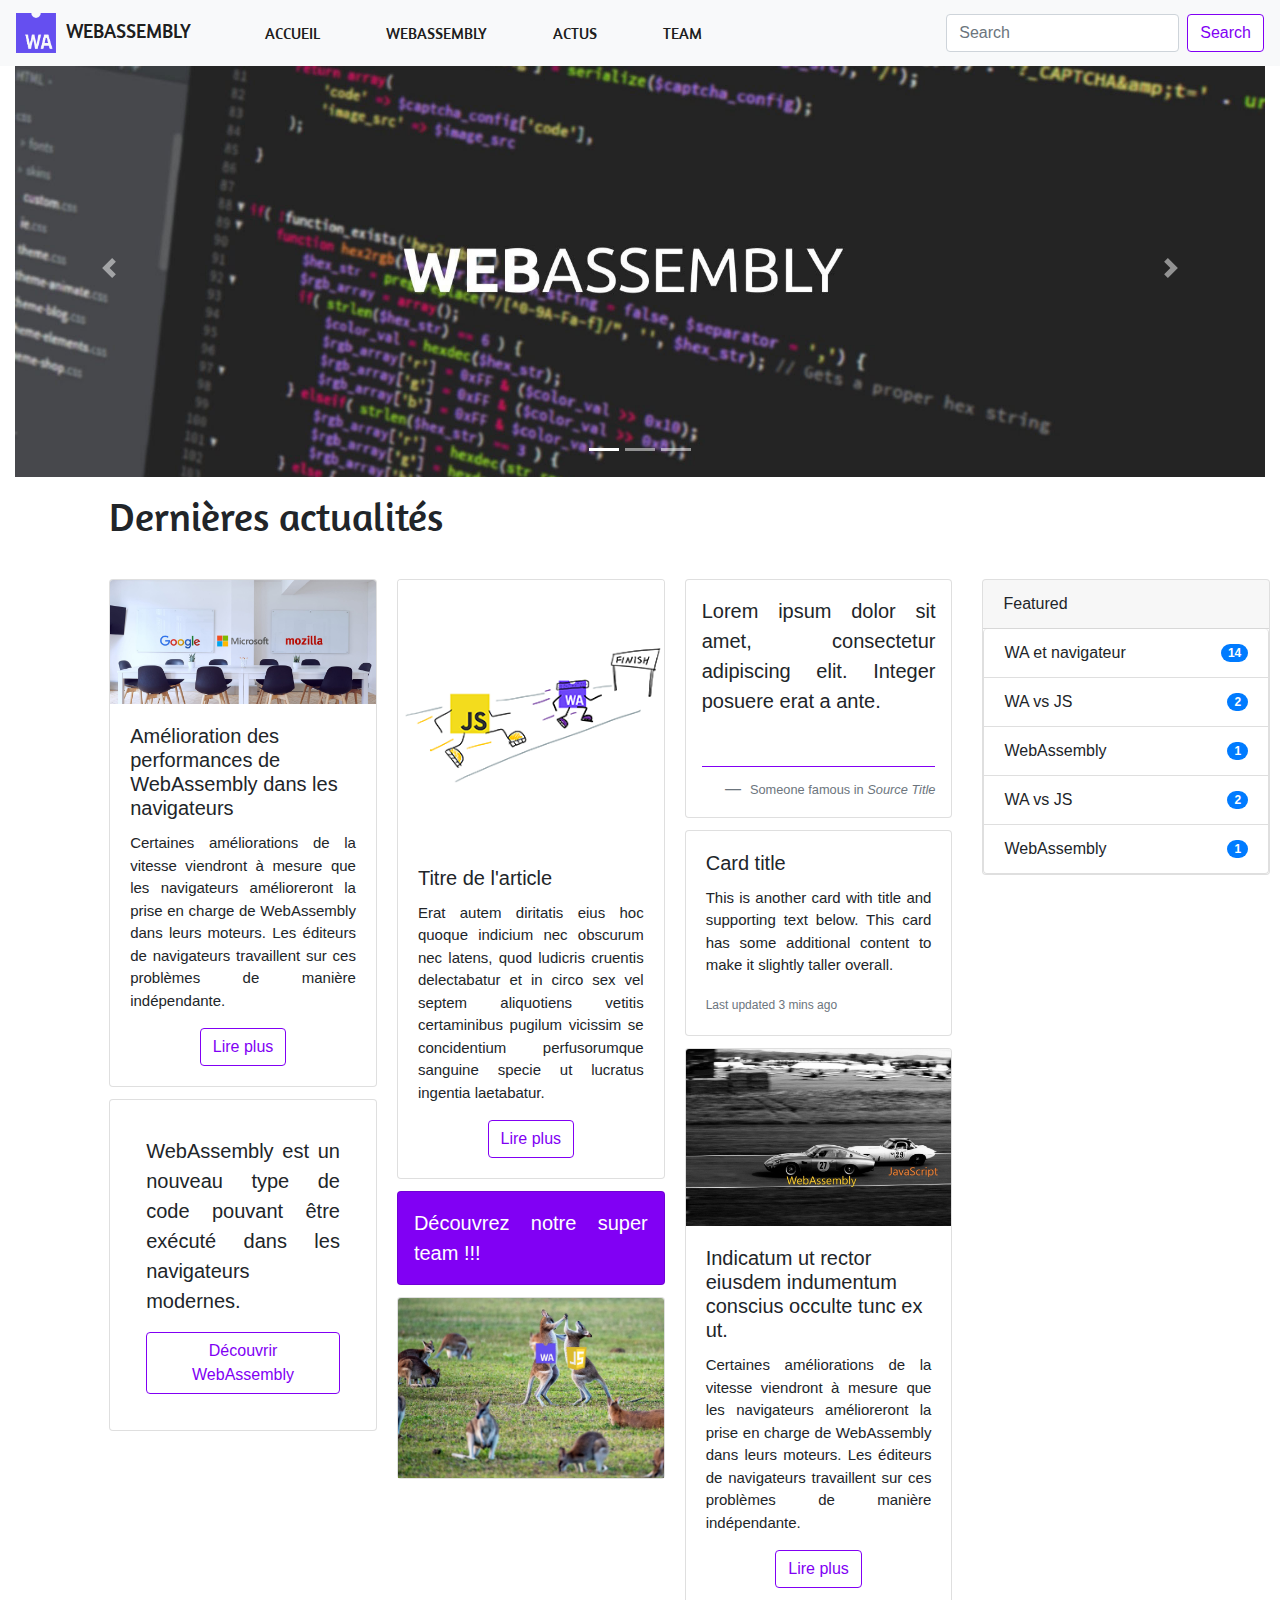
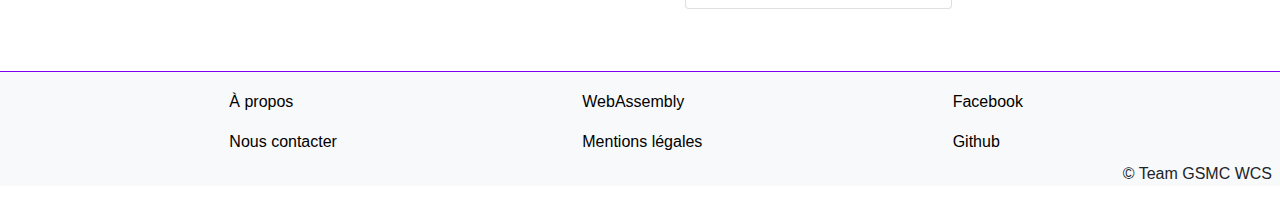
<file: index.html>
<!DOCTYPE html>
<html lang="en">
<head>
    <meta charset="UTF-8">
    <meta name="viewport" content="width=device-width, initial-scale=1.0">
    <meta http-equiv="X-UA-Compatible" content="ie=edge">
    <link rel="stylesheet" href="https://stackpath.bootstrapcdn.com/bootstrap/4.3.1/css/bootstrap.min.css" integrity="sha384-ggOyR0iXCbMQv3Xipma34MD+dH/1fQ784/j6cY/iJTQUOhcWr7x9JvoRxT2MZw1T" crossorigin="anonymous">
    <link rel="stylesheet" href="style.css">
    <link rel="stylesheet" href="https://use.fontawesome.com/releases/v5.7.2/css/all.css" integrity="sha384-fnmOCqbTlWIlj8LyTjo7mOUStjsKC4pOpQbqyi7RrhN7udi9RwhKkMHpvLbHG9Sr" crossorigin="anonymous">
    <link rel="icon" type="image/xpng" href="./images/WebAssembly_Logo.png">
    <link href="https://fonts.googleapis.com/css?family=Amaranth" rel="stylesheet">

    <title>WebAssembly</title>
</head>
<body>
    <header>
        <nav class="navbar fixed-top navbar-expand-lg navbar-light bg-light ">
            <a class="navbar-brand" href="https://webassembly.org/" target="_blank">
                <img src="./images/WebAssembly_Logo.png" class= "logo" alt="logo">
                WebAssembly
            </a>
            <button class="navbar-toggler" type="button" data-toggle="collapse" data-target="#navbarSupportedContent" aria-controls="navbarSupportedContent" aria-expanded="false" aria-label="Toggle navigation">
                <span class="navbar-toggler-icon"></span>
            </button>
            <div class="collapse navbar-collapse" id="navbarSupportedContent">
                <ul class="navbar-nav mr-auto">
                    <li class="nav-item active">
                        <a class="nav-link" href="./index.html">Accueil <span class="sr-only">(current)</span></a>
                    </li>
                    <li class="nav-item active">
                        <a class="nav-link" href="./webassembly.html"> WebAssembly <span class="sr-only">(current)</span></a>
                    </li>
                    <li class="nav-item active">
                        <a class="nav-link" href="./actus.html">Actus <span class="sr-only">(current)</span></a>
                    </li>
                    <li class="nav-item active">
                        <a class="nav-link" href="./contact-us.html">Team<span class="sr-only">(current)</span></a>
                    </li>
                </ul>
                <form class="form-inline my-2 my-lg-0">
                <input class="form-control mr-sm-2" type="search" placeholder="Search" aria-label="Search">
                <button class="btn btn-outline-success my-2 my-sm-0" type="submit">Search</button>
                </form>
            </div>
        </nav>
    </header>
    <div class="container-fluid">
        <div id="carouselExampleIndicators" class="carousel slide" data-ride="carousel">
            <ol class="carousel-indicators">
                <li data-target="#carouselExampleIndicators" data-slide-to="0" class="active"></li>
                <li data-target="#carouselExampleIndicators" data-slide-to="1"></li>
                <li data-target="#carouselExampleIndicators" data-slide-to="2"></li>
            </ol>
            <div class="carousel-inner">
                <div class="carousel-item active">
                    <img src="./images/slider2.jpeg" class="d-block w-100" height="8%" alt="navigateur party">
                </div>
                <div class="carousel-item">
                    <img src="./images/slider1bis.png" class="d-block w-100" height="8%" alt="tech_view">
                </div>
                <div class="carousel-item">
                    <img src="./images/slider4bis.png" class="d-block w-100" height="8%" alt="graphic">
                </div>
            </div>
            <a class="carousel-control-prev" href="#carouselExampleIndicators" role="button" data-slide="prev">
            <span class="carousel-control-prev-icon" aria-hidden="true"></span>
            <span class="sr-only">Previous</span>
            </a>
            <a class="carousel-control-next" href="#carouselExampleIndicators" role="button" data-slide="next">
            <span class="carousel-control-next-icon" aria-hidden="true"></span>
            <span class="sr-only">Next</span>
            </a>
        </div>
    </div>
    
    <div class="row">
        <div class="offset-1 col titre-page">
            <h1>Dernières actualités</h1>
        </div>
    </div>

    <div class="row mb-3 mt-3">
        <div class="card-columns  offset-1 col-8">
            <div class="card">
                <img src="./images/WebAssembly-Explained.jpg" class="card-img-top" alt="...">
                <div class="card-body">
                    <h5 class="card-title">Amélioration des performances de WebAssembly dans les navigateurs</h5>
                    <p class="card-text">Certaines améliorations de la vitesse viendront à mesure que les navigateurs 
                        amélioreront la prise en charge de WebAssembly dans leurs moteurs. Les éditeurs de navigateurs 
                        travaillent sur ces problèmes de manière indépendante.</p>
                    <div class="d-flex justify-content-center">
                        <button class="btn btn-primary lienarticle" type="submit"><a href="./article.html"> Lire plus </a></button>
                    </div>
                </div>
            </div>
            <div class="card p-3">
                <blockquote class="blockquote mb-0 card-body">
                    <p>WebAssembly est un nouveau type de code pouvant être exécuté dans les navigateurs modernes.
                    </p>
                    <div class="d-flex justify-content-center">
                        <button class="btn btn-primary lienarticle" type="submit"> <a href="./webassembly.html">Découvrir WebAssembly </a></button>
                    </div>
                </blockquote>
            </div>
            <div class="card">
                <img src="./images/image1.png" class="card-img-top" alt="image1">
                <div class="card-body">
                    <h5 class="card-title">Titre de l'article</h5>
                    <p class="card-text">Erat autem diritatis eius hoc quoque indicium nec obscurum nec latens, quod ludicris cruentis 
                        delectabatur et in circo sex vel septem aliquotiens vetitis certaminibus pugilum vicissim se concidentium perfusorumque 
                        sanguine specie ut lucratus ingentia laetabatur.</p>
                    <div class="d-flex justify-content-center">
                        <button class="btn btn-primary" type="submit"> Lire plus </button>
                    </div>
                </div>
            </div>
            <div class="card bg-card text-white text-center p-3">
                <blockquote class="blockquote mb-0 vertic">
                <p style="display: block; margin: auto; padding: auto;" class="lienteam"><a href="./aboutus.html" >  Découvrez notre super team !!! </a></p>
                    <!-- <footer class="blockquote-footer text-white">
                    <small>
                        Someone famous in <cite title="Source Title">Source Title</cite>
                    </small>
                    </footer> -->
                </blockquote>
            </div>

            <div class="card">
                <img src="./images/wasmvsjs.jpeg" class="card-img-top" alt="image">
            </div>
            <div class="card p-3 text-right">
                <blockquote class="blockquote mb-0">
                    <p>Lorem ipsum dolor sit amet, consectetur adipiscing elit. Integer posuere erat a ante.</p>
                    <footer class="blockquote-footer">
                    <small class="text-muted">
                        Someone famous in <cite title="Source Title">Source Title</cite>
                    </small>
                    </footer>
                </blockquote>
            </div>
            <div class="card">
                <div class="card-body">
                    <h5 class="card-title">Card title</h5>
                    <p class="card-text">This is another card with title and supporting text below. This card has some additional content to make it slightly taller overall.</p>
                    <p class="card-text"><small class="text-muted">Last updated 3 mins ago</small></p>
                </div>
            </div>
            <div class="card">
                <img src="./images/wa.jpeg" class="card-img-top" alt="...">
                <div class="card-body">
                    <h5 class="card-title"> Indicatum ut rector eiusdem indumentum conscius occulte tunc ex ut.</h5>
                    <p class="card-text">Certaines améliorations de la vitesse viendront à mesure que les navigateurs 
                        amélioreront la prise en charge de WebAssembly dans leurs moteurs. Les éditeurs de navigateurs 
                        travaillent sur ces problèmes de manière indépendante.</p>
                    <div class="d-flex justify-content-center">
                        <button class="btn btn-primary" type="submit"> Lire plus </button>
                    </div>
                </div>
            </div>
        </div>

        <div class="col-lg-2">
            <div class="card" style="width: 18rem;">
                <div class="card-header">
                    Featured
                </div>
                <ul class="list-group">
                        <li class="list-group-item d-flex justify-content-between align-items-center">
                        WA et navigateur
                        <span class="badge badge-primary badge-pill">14</span>
                    </li>
                    <li class="list-group-item d-flex justify-content-between align-items-center">
                        WA vs JS
                        <span class="badge badge-primary badge-pill">2</span>
                    </li>
                    <li class="list-group-item d-flex justify-content-between align-items-center">
                        WebAssembly 
                        <span class="badge badge-primary badge-pill">1</span>
                    </li>
                    <li class="list-group-item d-flex justify-content-between align-items-center">
                        WA vs JS
                        <span class="badge badge-primary badge-pill">2</span>
                    </li>
                    <li class="list-group-item d-flex justify-content-between align-items-center">
                        WebAssembly 
                        <span class="badge badge-primary badge-pill">1</span>
                    </li>
                </ul>
            </div>
        </div>
    </div>
        <footer class="bg-light">
            <div class="container-fluid">
                <div class="row ">
                    <nav class="nav flex-column offset-2">
                        <a class="nav-link" href="./aboutus.html">À propos</a>
                        <a class="nav-link" href="./contact-us.html">Nous contacter</a>
                    </nav>
                    <nav class="nav flex-column offset-2">
                        <a class="nav-link" href="./webassembly.html">WebAssembly</a>
                        <a class="nav-link" href="#">Mentions légales</a>
                    </nav>
                    <nav class="nav flex-column offset-2">
                    <a class="nav-link" href="#"><i class="fab fa-facebook-square"></i>Facebook</a>
                    <a class="nav-link mr-5" href="https://github.com/webassembly" target="_blank"><i class="fab fa-github"></i>Github</a>
                    </nav>
                </div>
            </div>
            <p class="d-flex justify-content-end pr-2"> &copy; Team GSMC WCS</p>
        </footer>
    <script src="https://code.jquery.com/jquery-3.3.1.slim.min.js" integrity="sha384-q8i/X+965DzO0rT7abK41JStQIAqVgRVzpbzo5smXKp4YfRvH+8abtTE1Pi6jizo" crossorigin="anonymous"></script>
    <script src="https://cdnjs.cloudflare.com/ajax/libs/popper.js/1.14.7/umd/popper.min.js" integrity="sha384-UO2eT0CpHqdSJQ6hJty5KVphtPhzWj9WO1clHTMGa3JDZwrnQq4sF86dIHNDz0W1" crossorigin="anonymous"></script>
    <script src="https://stackpath.bootstrapcdn.com/bootstrap/4.3.1/js/bootstrap.min.js" integrity="sha384-JjSmVgyd0p3pXB1rRibZUAYoIIy6OrQ6VrjIEaFf/nJGzIxFDsf4x0xIM+B07jRM" crossorigin="anonymous"></script>   
</body>
</html>
</file>
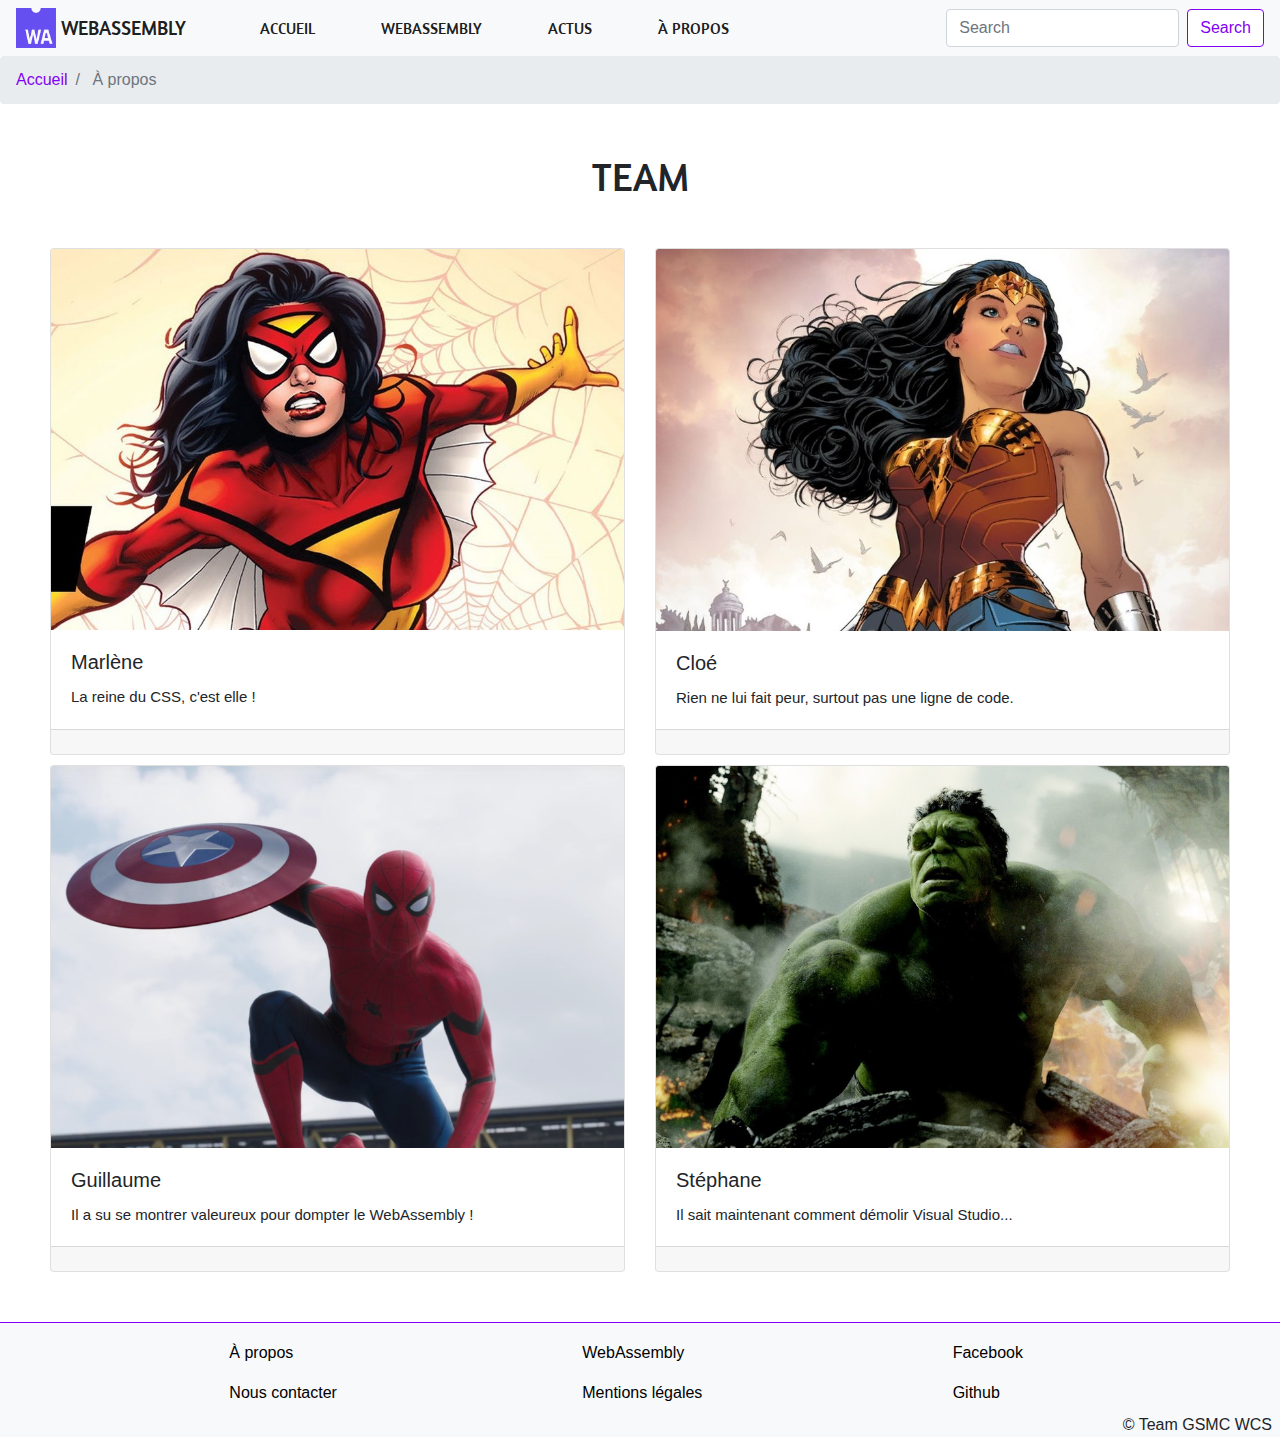
<file: aboutus.html>
<!DOCTYPE html>
<html lang="en">

<head>
    <meta charset="UTF-8">
    <meta name="viewport" content="width=device-width, initial-scale=1.0">
    <meta http-equiv="X-UA-Compatible" content="ie=edge">
    <link rel="stylesheet" href="https://stackpath.bootstrapcdn.com/bootstrap/4.3.1/css/bootstrap.min.css"
        integrity="sha384-ggOyR0iXCbMQv3Xipma34MD+dH/1fQ784/j6cY/iJTQUOhcWr7x9JvoRxT2MZw1T" crossorigin="anonymous">
    <link rel="stylesheet" href="style.css">
    <link href="https://fonts.googleapis.com/css?family=Amaranth" rel="stylesheet">
    <link rel="stylesheet" href="https://use.fontawesome.com/releases/v5.7.2/css/all.css"
        integrity="sha384-fnmOCqbTlWIlj8LyTjo7mOUStjsKC4pOpQbqyi7RrhN7udi9RwhKkMHpvLbHG9Sr" crossorigin="anonymous">
    <link rel="icon" type="image/xpng" href="./images/WebAssembly_Logo.png">
    <title>WebAssembly</title>
</head>

<body>
    <header>
        <nav class="navbar sticky-top navbar-expand-lg navbar-light bg-light">
            <img src="./images/WebAssembly_Logo.png" class="logo" alt="logo">
            <a class="navbar-brand" href="https://webassembly.org/">WebAssembly</a>
            <button class="navbar-toggler" type="button" data-toggle="collapse" data-target="#navbarSupportedContent"
                aria-controls="navbarSupportedContent" aria-expanded="false" aria-label="Toggle navigation">
                <span class="navbar-toggler-icon"></span>
            </button>
            <div class="collapse navbar-collapse" id="navbarSupportedContent">
                <ul class="navbar-nav mr-auto">
                    <li class="nav-item active">
                        <a class="nav-link" href="./index.html">Accueil <span class="sr-only">(current)</span></a>
                    </li>
                    <li class="nav-item active">
                        <a class="nav-link" href="./webassembly.html">WebAssembly <span
                                class="sr-only">(current)</span></a>
                    </li>
                    <li class="nav-item active">
                        <a class="nav-link" href="./actus.html">Actus <span class="sr-only">(current)</span></a>
                    </li>
                    <li class="nav-item active">
                        <a class="nav-link" href="./aboutus.html">À Propos<span class="sr-only">(current)</span></a>
                    </li>
                </ul>
                <form class="form-inline my-2 my-lg-0">
                    <input class="form-control mr-sm-2" type="search" placeholder="Search" aria-label="Search">
                    <button class="btn btn-outline-success my-2 my-sm-0" type="submit">Search</button>
                </form>
            </div>
        </nav>
    </header>

    <nav aria-label="breadcrumb">
        <ol class="breadcrumb fil">
            <li class="breadcrumb-item"><a href="#" class="fil">Accueil</a></li>
            <li class="breadcrumb-item active" aria-current="page"> À propos </li>
        </ol>
    </nav>
    
    <div class="text-center mb-5 mt-5">
        <h1> TEAM </h1>
    </div>
    <div class="card-deck us">
        <div class="card">
            <img src="./images/marlene.jpg" class="card-img-top" alt="marlene">
            <div class="card-body">
                <h5 class="card-title">Marlène</h5>
                <p class="card-text">La reine du CSS, c'est elle !</p>
            </div>
            <div class="card-footer us">
                <script src="https://platform.linkedin.com/in.js" type="text/javascript"></script>
                <script type="IN/Share" data-url="https://www.linkedin.com"></script>
            </div>
        </div>
        <div class="card">
            <img src="./images/cloe.jpg" class="card-img-top" alt="cloe">
            <div class="card-body">
                <h5 class="card-title">Cloé</h5>
                <p class="card-text">Rien ne lui fait peur, surtout pas une ligne de code.</p>
            </div>
            <div class="card-footer us">
                <script src="https://platform.linkedin.com/in.js" type="text/javascript"></script>
                <script type="IN/Share" data-url="https://www.linkedin.com"></script>
            </div>
        </div>
    </div>
    <div class="card-deck us">
        <div class="card">
            <img src="./images/guillaume.png" class="card-img-top" alt="guillaume">
            <div class="card-body">
                <h5 class="card-title">Guillaume</h5>
                <p class="card-text">Il a su se montrer valeureux pour dompter le WebAssembly !</p>
            </div>
            <div class="card-footer us">
                <script src="https://platform.linkedin.com/in.js" type="text/javascript"></script>
                <script type="IN/Share" data-url="https://www.linkedin.com"></script>
            </div>
        </div>
        <div class="card">
            <img src="./images/stephane.jpg" class="card-img-top" alt="stephane">
            <div class="card-body">
                <h5 class="card-title">Stéphane</h5>
                <p class="card-text">Il sait maintenant comment démolir Visual Studio...</p>
            </div>
            <div class="card-footer us">
                <script src="https://platform.linkedin.com/in.js" type="text/javascript"></script>
                <script type="IN/Share" data-url="https://www.linkedin.com"></script>
            </div>
        </div>
    </div>

    <footer class="bg-light">
        <div class="container-fluid">
            <div class="row ">
                <nav class="nav flex-column offset-2">
                    <a class="nav-link" href="./aboutus.html">À propos</a>
                    <a class="nav-link" href="./contact-us.html">Nous contacter</a>
                </nav>
                <nav class="nav flex-column offset-2">
                    <a class="nav-link" href="./webassembly.html">WebAssembly</a>
                    <a class="nav-link" href="#">Mentions légales</a>
                </nav>
                <nav class="nav flex-column offset-2">
                    <a class="nav-link" href="#"><i class="fab fa-facebook-square"></i>Facebook</a>
                    <a class="nav-link" href="https://github.com/webassembly"><i class="fab fa-github"></i>Github</a>
                </nav>
            </div>
        </div>
        <p class="d-flex justify-content-end pr-2"> &copy; Team GSMC WCS</p>
    </footer>
    <script src="https://code.jquery.com/jquery-3.3.1.slim.min.js"
        integrity="sha384-q8i/X+965DzO0rT7abK41JStQIAqVgRVzpbzo5smXKp4YfRvH+8abtTE1Pi6jizo"
        crossorigin="anonymous"></script>
    <script src="https://cdnjs.cloudflare.com/ajax/libs/popper.js/1.14.7/umd/popper.min.js"
        integrity="sha384-UO2eT0CpHqdSJQ6hJty5KVphtPhzWj9WO1clHTMGa3JDZwrnQq4sF86dIHNDz0W1"
        crossorigin="anonymous"></script>
    <script src="https://stackpath.bootstrapcdn.com/bootstrap/4.3.1/js/bootstrap.min.js"
        integrity="sha384-JjSmVgyd0p3pXB1rRibZUAYoIIy6OrQ6VrjIEaFf/nJGzIxFDsf4x0xIM+B07jRM"
        crossorigin="anonymous"></script>
</body>

</html>
</file>
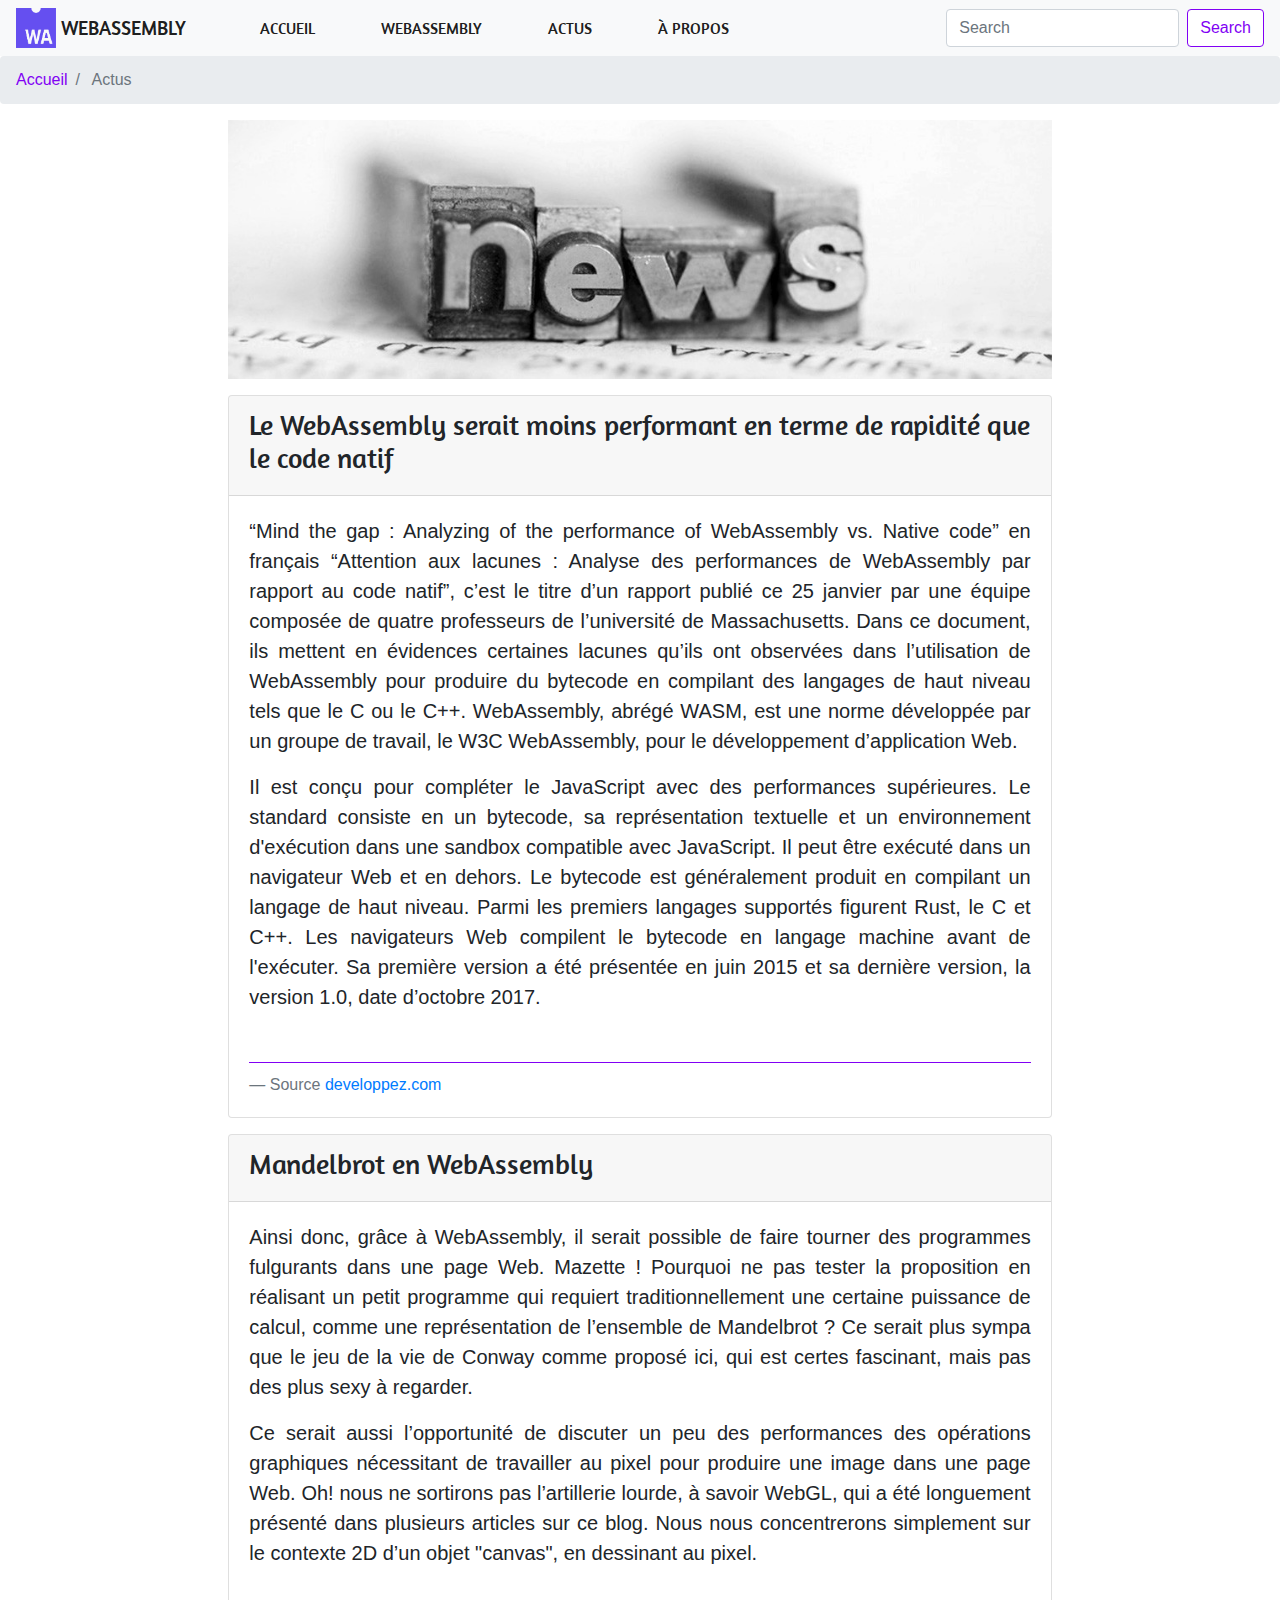
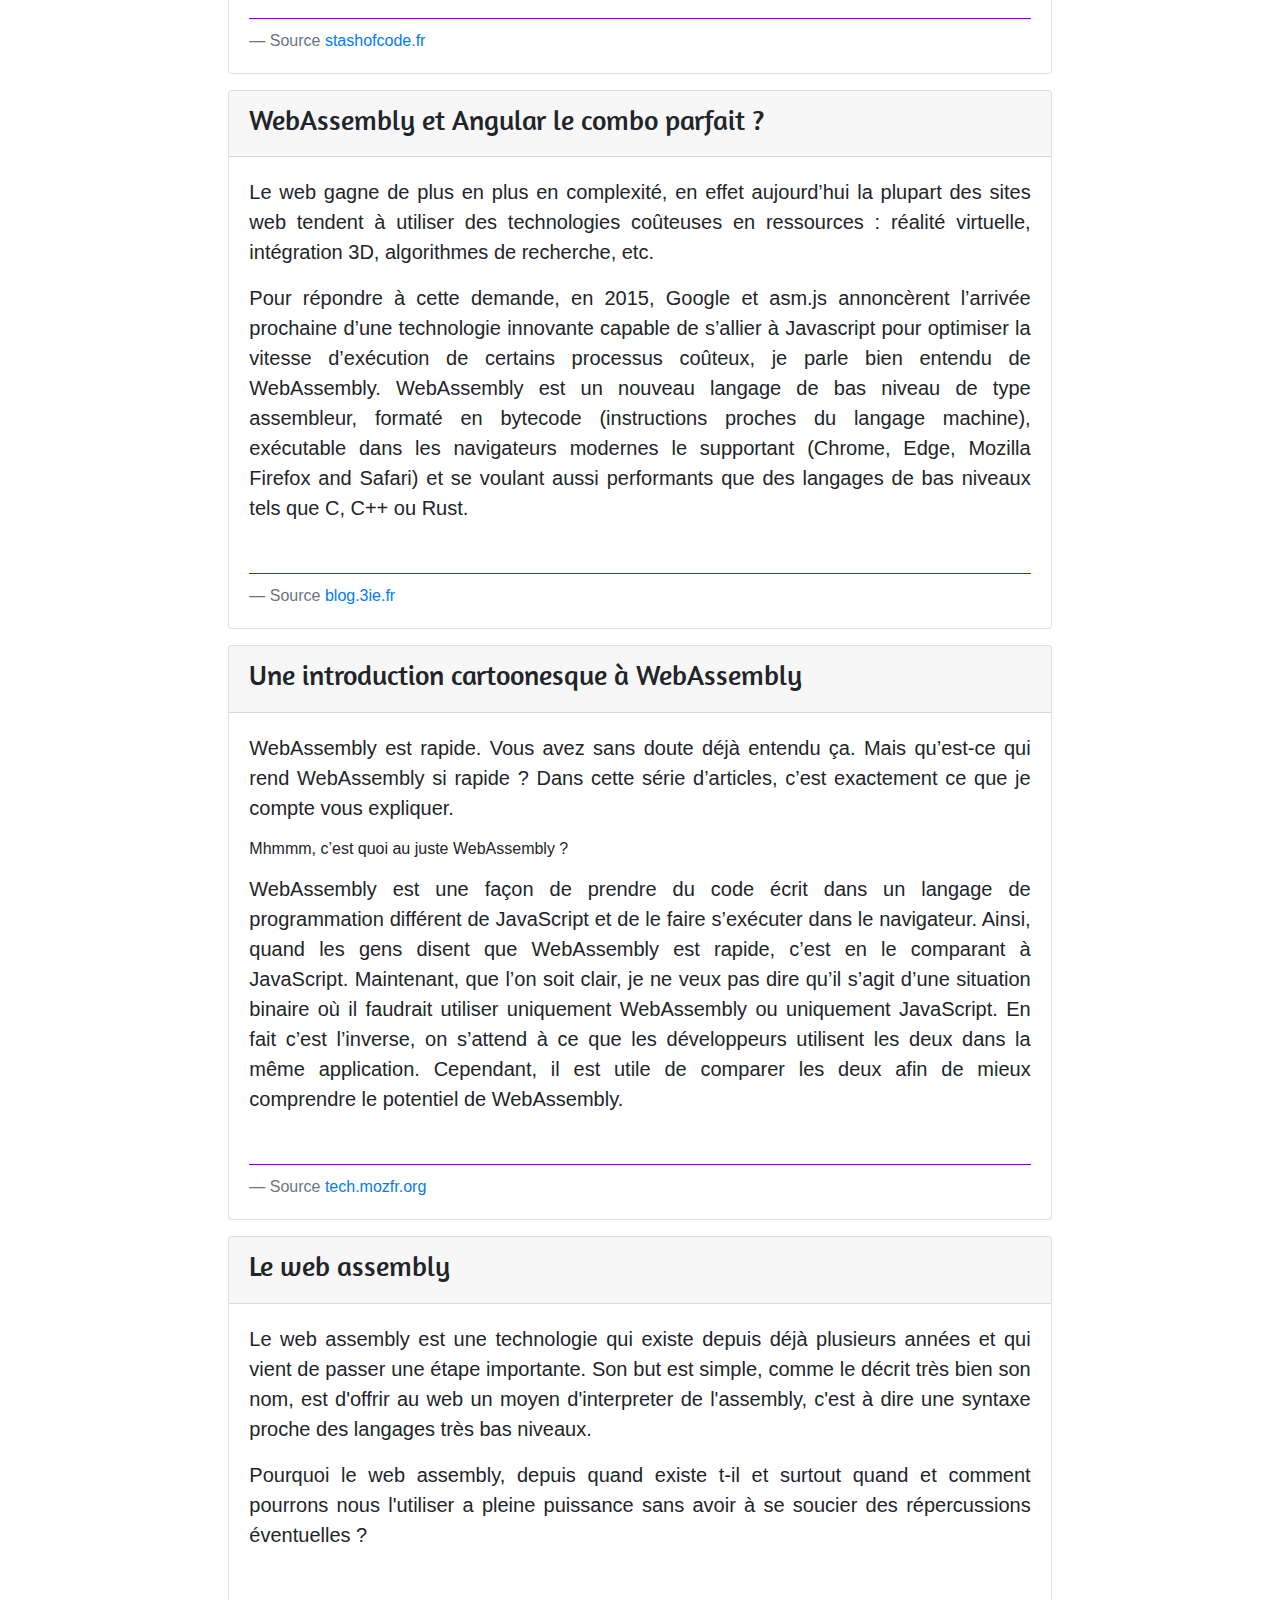
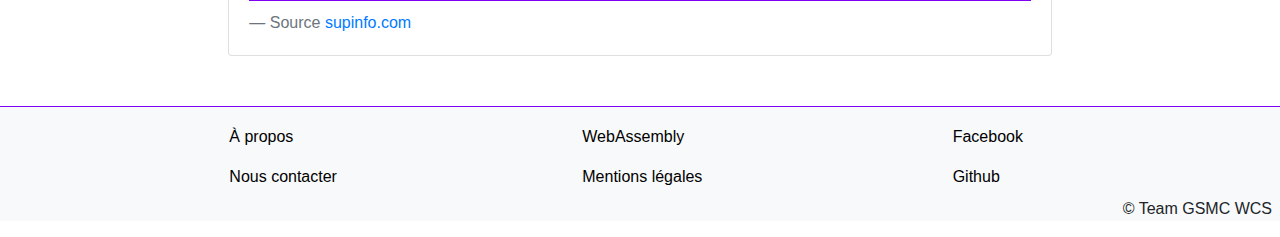
<file: actus.html>
<!DOCTYPE html>
<html lang="en">

<head>
    <meta charset="UTF-8">
    <meta name="viewport" content="width=device-width, initial-scale=1.0">
    <meta http-equiv="X-UA-Compatible" content="ie=edge">
    <link rel="stylesheet" href="https://stackpath.bootstrapcdn.com/bootstrap/4.3.1/css/bootstrap.min.css"
        integrity="sha384-ggOyR0iXCbMQv3Xipma34MD+dH/1fQ784/j6cY/iJTQUOhcWr7x9JvoRxT2MZw1T" crossorigin="anonymous">
    <link rel="stylesheet" href="style.css">
    <link href="https://fonts.googleapis.com/css?family=Amaranth" rel="stylesheet">
    <link rel="stylesheet" href="https://use.fontawesome.com/releases/v5.7.2/css/all.css"
        integrity="sha384-fnmOCqbTlWIlj8LyTjo7mOUStjsKC4pOpQbqyi7RrhN7udi9RwhKkMHpvLbHG9Sr" crossorigin="anonymous">
    <link rel="icon" type="image/xpng" href="./images/WebAssembly_Logo.png">
    <title>WebAssembly</title>
</head>

<body>
    <header>
        <nav class="navbar navbar-expand-lg navbar-light bg-light">
            <img src="./images/WebAssembly_Logo.png" class="logo" alt="logo">
            <a class="navbar-brand" href="https://webassembly.org/">WebAssembly</a>
            <button class="navbar-toggler" type="button" data-toggle="collapse" data-target="#navbarSupportedContent"
                aria-controls="navbarSupportedContent" aria-expanded="false" aria-label="Toggle navigation">
                <span class="navbar-toggler-icon"></span>
            </button>
            <div class="collapse navbar-collapse" id="navbarSupportedContent">
                <ul class="navbar-nav mr-auto">
                    <li class="nav-item active">
                        <a class="nav-link" href="./index.html">Accueil <span class="sr-only">(current)</span></a>
                    </li>
                    <li class="nav-item active">
                        <a class="nav-link" href="./webassembly.html">WebAssembly <span
                                class="sr-only">(current)</span></a>
                    </li>
                    <li class="nav-item active">
                        <a class="nav-link" href="./actus.html">Actus <span class="sr-only">(current)</span></a>
                    </li>
                    <li class="nav-item active">
                        <a class="nav-link" href="./aboutus.html">À Propos<span class="sr-only">(current)</span></a>
                    </li>
                </ul>
                <form class="form-inline my-2 my-lg-0">
                    <input class="form-control mr-sm-2" type="search" placeholder="Search" aria-label="Search">
                    <button class="btn btn-outline-success my-2 my-sm-0" type="submit">Search</button>
                </form>
            </div>
        </nav>
    </header>
    <nav aria-label="breadcrumb">
        <ol class="breadcrumb fil">
            <li class="breadcrumb-item"><a href="#" class="fil">Accueil</a></li>
            <li class="breadcrumb-item active" aria-current="page"> Actus </li>
        </ol>
    </nav>
    
    </hr>
    <p><img src="./images/news.jpg" class="news  col-8 offset-2" alt="news"></p>
    <div class="allcards  col-8 offset-2">
        <div class="card mb-3">
            <div class="card-header">
                <h3>Le WebAssembly serait moins performant en terme de rapidité que le code natif</h3>
            </div>
            <div class="card-body">
                <blockquote class="blockquote mb-0">
                    <p>“Mind the gap : Analyzing of the performance of WebAssembly vs. Native code” en français
                        “Attention aux lacunes : Analyse des performances de WebAssembly par rapport au code natif”,
                        c’est le titre d’un rapport publié ce 25 janvier par une équipe composée de quatre professeurs
                        de l’université de Massachusetts. Dans ce document, ils mettent en évidences certaines lacunes
                        qu’ils ont observées dans l’utilisation de WebAssembly pour produire du bytecode en compilant
                        des langages de haut niveau tels que le C ou le C++. WebAssembly, abrégé WASM, est une norme
                        développée par un groupe de travail, le W3C WebAssembly, pour le développement d’application
                        Web. </p>
                    <p>Il est conçu pour compléter le JavaScript avec des performances supérieures. Le standard consiste
                        en un bytecode, sa représentation textuelle et un environnement d'exécution dans une sandbox
                        compatible avec JavaScript. Il peut être exécuté dans un navigateur Web et en dehors. Le
                        bytecode est généralement produit en compilant un langage de haut niveau. Parmi les premiers
                        langages supportés figurent Rust, le C et C++. Les navigateurs Web compilent le bytecode en
                        langage machine avant de l'exécuter. Sa première version a été présentée en juin 2015 et sa
                        dernière version, la version 1.0, date d’octobre 2017. </p>
                    <footer class="blockquote-footer">Source <a
                            href="https://www.developpez.com/actu/244144/Le-WebAssembly-serait-moins-performant-en-terme-de-rapidite-que-le-code-natif-selon-les-resultats-d-une-etude/"
                            target="_blank">developpez.com</a> </footer>
                </blockquote>
            </div>
        </div>
        <div class="card mb-3">
            <div class="card-header">
                <h3>Mandelbrot en WebAssembly</h3>
            </div>
            <div class="card-body">
                <blockquote class="blockquote mb-0">
                    <p>Ainsi donc, grâce à WebAssembly, il serait possible de faire tourner des programmes fulgurants
                        dans une page Web. Mazette ! Pourquoi ne pas tester la proposition en réalisant un petit
                        programme qui requiert traditionnellement une certaine puissance de calcul, comme une
                        représentation de l’ensemble de Mandelbrot ? Ce serait plus sympa que le jeu de la vie de Conway
                        comme proposé ici, qui est certes fascinant, mais pas des plus sexy à regarder.</p>
                    <p>Ce serait aussi l’opportunité de discuter un peu des performances des opérations graphiques
                        nécessitant de travailler au pixel pour produire une image dans une page Web. Oh! nous ne
                        sortirons pas l’artillerie lourde, à savoir WebGL, qui a été longuement présenté dans plusieurs
                        articles sur ce blog. Nous nous concentrerons simplement sur le contexte 2D d’un objet "canvas",
                        en dessinant au pixel.</p>
                    <footer class="blockquote-footer">Source <a href="http://www.stashofcode.fr/category/webassembly/"
                            target="_blank">stashofcode.fr</a> </footer>
                </blockquote>
            </div>
        </div>
        <div class="card mb-3">
            <div class="card-header">
                <h3>WebAssembly et Angular le combo parfait ?</h3>
            </div>
            <div class="card-body">
                <blockquote class="blockquote mb-0">
                    <p>Le web gagne de plus en plus en complexité, en effet aujourd’hui la plupart des sites web tendent
                        à utiliser des technologies coûteuses en ressources : réalité virtuelle, intégration 3D,
                        algorithmes de recherche, etc.</p>
                    <p>Pour répondre à cette demande, en 2015, Google et asm.js annoncèrent l’arrivée prochaine d’une
                        technologie innovante capable de s’allier à Javascript pour optimiser la vitesse d’exécution de
                        certains processus coûteux, je parle bien entendu de WebAssembly. WebAssembly est un nouveau
                        langage de bas niveau de type assembleur, formaté en bytecode (instructions proches du langage
                        machine), exécutable dans les navigateurs modernes le supportant (Chrome, Edge, Mozilla Firefox
                        and Safari) et se voulant aussi performants que des langages de bas niveaux tels que C, C++ ou
                        Rust. </p>
                    <footer class="blockquote-footer">Source <a href="https://blog.3ie.fr/webassembly-angular/"
                            target="_blank">blog.3ie.fr</a> </footer>
                </blockquote>
            </div>
        </div>
        <div class="card mb-3">
            <div class="card-header">
                <h3>Une introduction cartoonesque à WebAssembly</h3>
            </div>
            <div class="card-body">
                <blockquote class="blockquote mb-0">
                    <p>WebAssembly est rapide. Vous avez sans doute déjà entendu ça. Mais qu’est-ce qui rend WebAssembly
                        si rapide ? Dans cette série d’articles, c’est exactement ce que je compte vous expliquer.</p>
                    <p>
                        <h6>Mhmmm, c’est quoi au juste WebAssembly ?</h6>
                    </p>
                    <p>WebAssembly est une façon de prendre du code écrit dans un langage de programmation différent de
                        JavaScript et de le faire s’exécuter dans le navigateur. Ainsi, quand les gens disent que
                        WebAssembly est rapide, c’est en le comparant à JavaScript. Maintenant, que l’on soit clair, je
                        ne veux pas dire qu’il s’agit d’une situation binaire où il faudrait utiliser uniquement
                        WebAssembly ou uniquement JavaScript. En fait c’est l’inverse, on s’attend à ce que les
                        développeurs utilisent les deux dans la même application. Cependant, il est utile de comparer
                        les deux afin de mieux comprendre le potentiel de WebAssembly.</p>
                    <footer class="blockquote-footer">Source <a
                            href="https://tech.mozfr.org/post/2017/03/08/Une-introduction-cartoonesque-a-WebAssembly"
                            target="_blank">tech.mozfr.org</a> </footer>
                </blockquote>
            </div>
        </div>
        <div class="card mb-3">
            <div class="card-header">
                <h3>Le web assembly</h3>
            </div>
            <div class="card-body">
                <blockquote class="blockquote mb-0">
                    <p>Le web assembly est une technologie qui existe depuis déjà plusieurs années et qui vient de
                        passer une étape importante. Son but est simple, comme le décrit très bien son nom, est d'offrir
                        au web un moyen d'interpreter de l'assembly, c'est à dire une syntaxe proche des langages très
                        bas niveaux.</p>
                    <p>Pourquoi le web assembly, depuis quand existe t-il et surtout quand et comment pourrons nous
                        l'utiliser a pleine puissance sans avoir à se soucier des répercussions éventuelles ?</p>
                    <footer class="blockquote-footer">Source <a
                            href="https://www.supinfo.com/articles/single/5262-web-assembly"
                            target="_blank">supinfo.com</a> </footer>
                </blockquote>
            </div>
        </div>
    </div>

    <footer class="bg-light">
        <div class="container-fluid">
            <div class="row ">
                <nav class="nav flex-column offset-2">
                    <a class="nav-link" href="./aboutus.html">À propos</a>
                    <a class="nav-link" href="./contact-us.html">Nous contacter</a>
                </nav>
                <nav class="nav flex-column offset-2">
                    <a class="nav-link" href="./webassembly.html">WebAssembly</a>
                    <a class="nav-link" href="#">Mentions légales</a>
                </nav>
                <nav class="nav flex-column offset-2">
                    <a class="nav-link" href="#"><i class="fab fa-facebook-square"></i>Facebook</a>
                    <a class="nav-link" href="#"><i class="fab fa-github"></i>Github</a>
                </nav>
            </div>
        </div>
        <p class="d-flex justify-content-end pr-2"> &copy; Team GSMC WCS</p>
    </footer>
    <script src="https://code.jquery.com/jquery-3.3.1.slim.min.js"
        integrity="sha384-q8i/X+965DzO0rT7abK41JStQIAqVgRVzpbzo5smXKp4YfRvH+8abtTE1Pi6jizo"
        crossorigin="anonymous"></script>
    <script src="https://cdnjs.cloudflare.com/ajax/libs/popper.js/1.14.7/umd/popper.min.js"
        integrity="sha384-UO2eT0CpHqdSJQ6hJty5KVphtPhzWj9WO1clHTMGa3JDZwrnQq4sF86dIHNDz0W1"
        crossorigin="anonymous"></script>
    <script src="https://stackpath.bootstrapcdn.com/bootstrap/4.3.1/js/bootstrap.min.js"
        integrity="sha384-JjSmVgyd0p3pXB1rRibZUAYoIIy6OrQ6VrjIEaFf/nJGzIxFDsf4x0xIM+B07jRM"
        crossorigin="anonymous"></script>
</body>

</html>
</file>
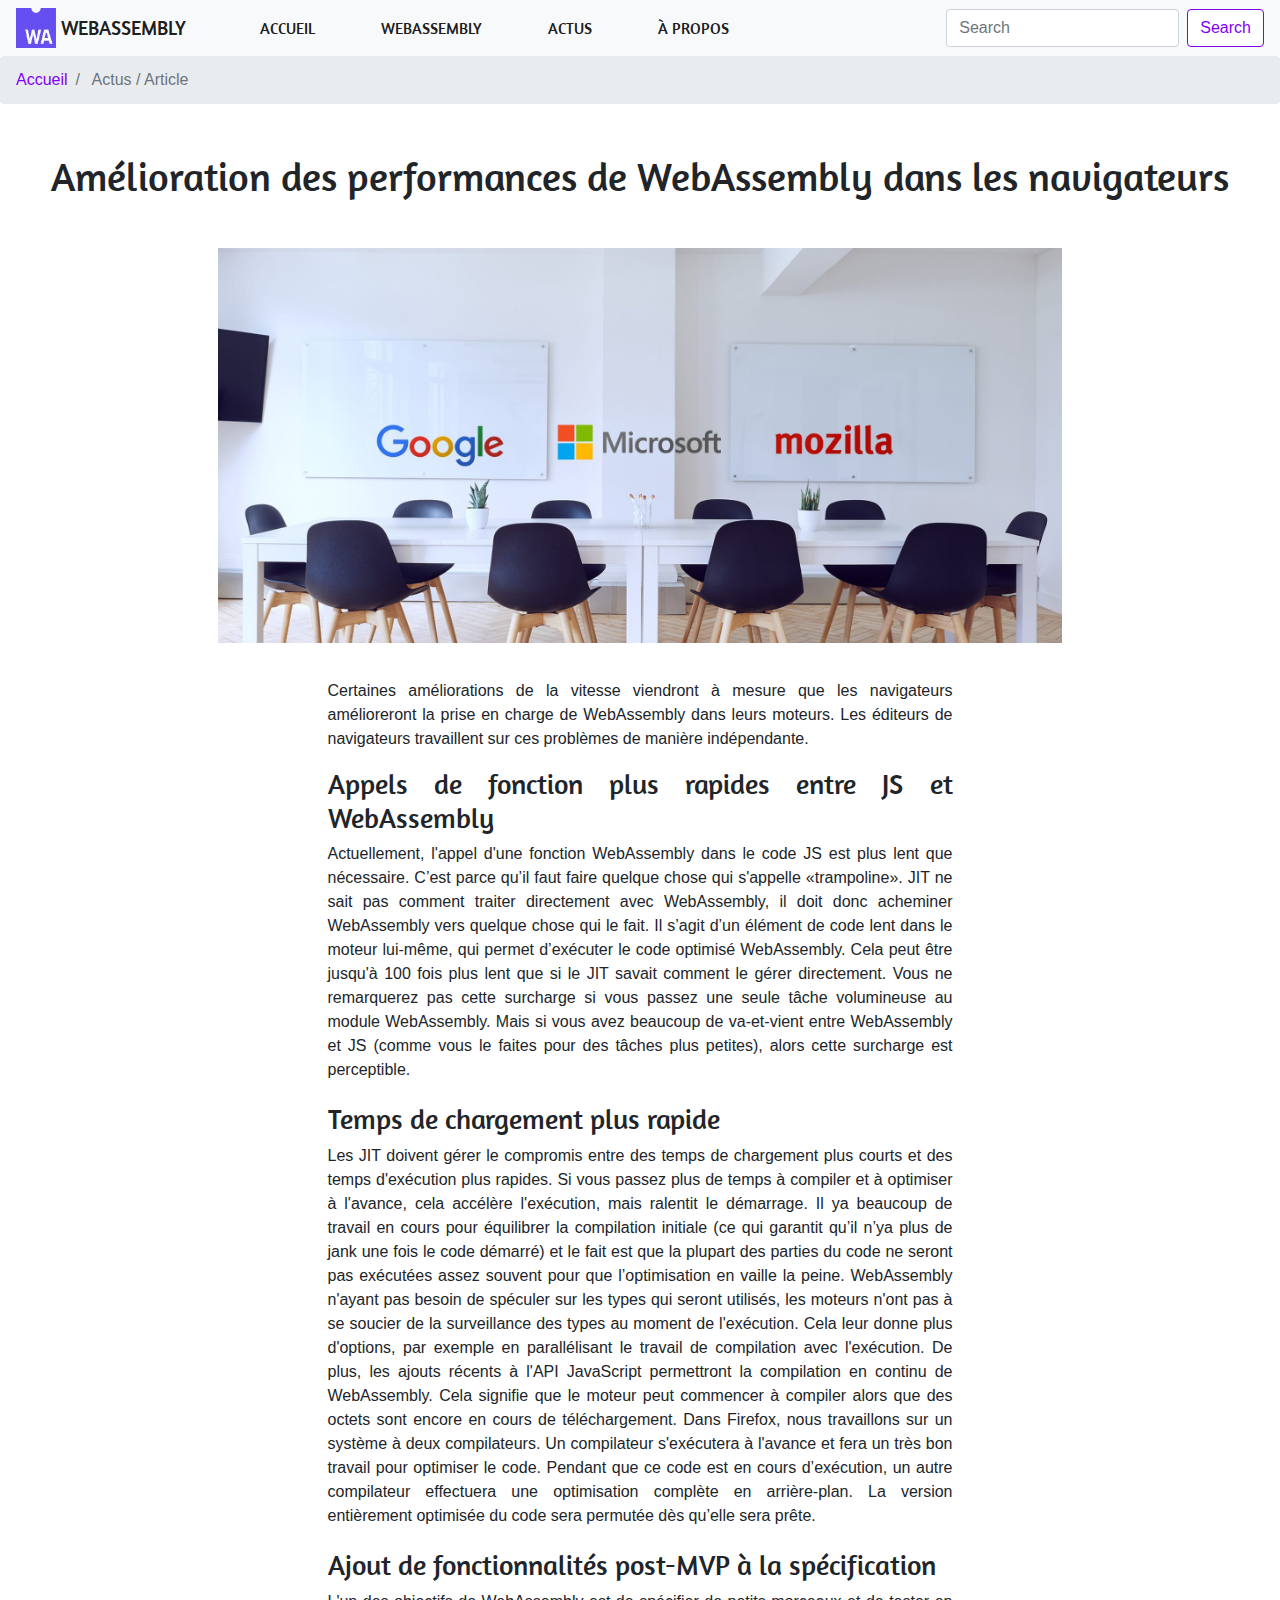
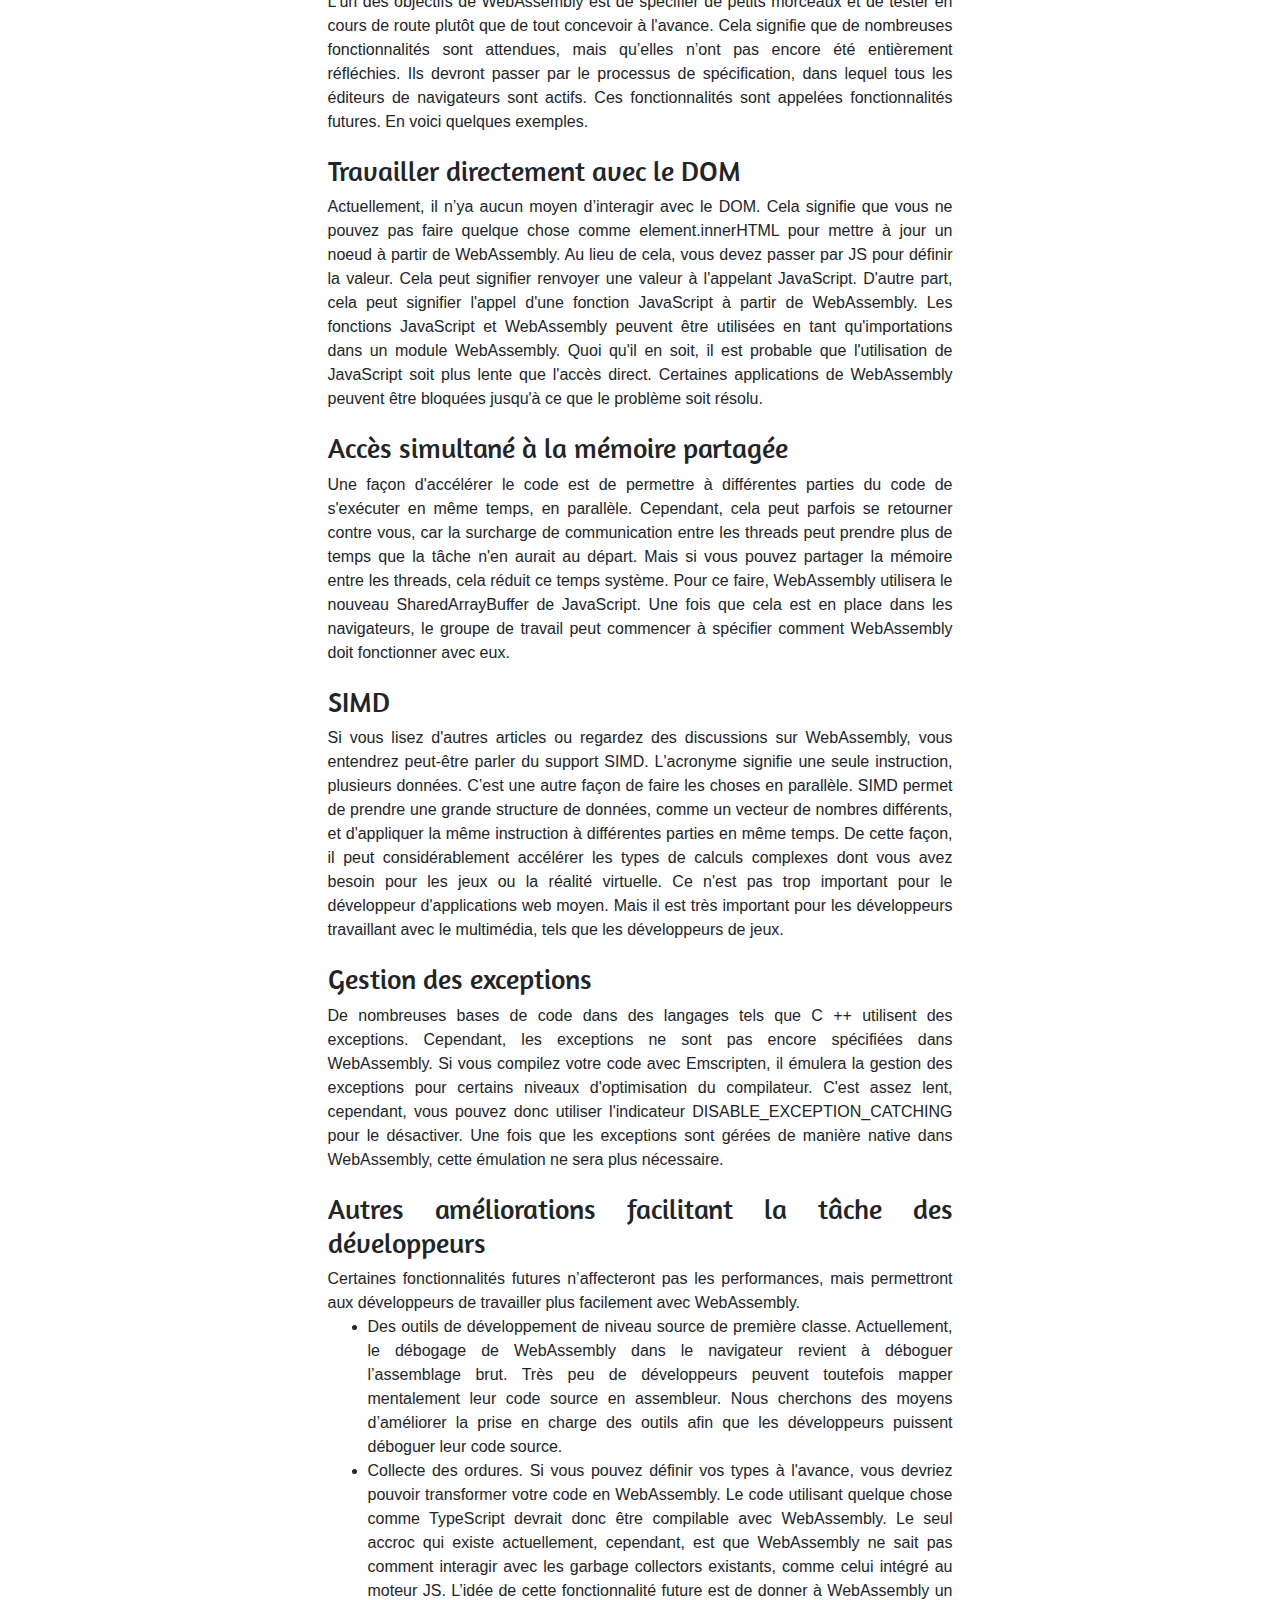
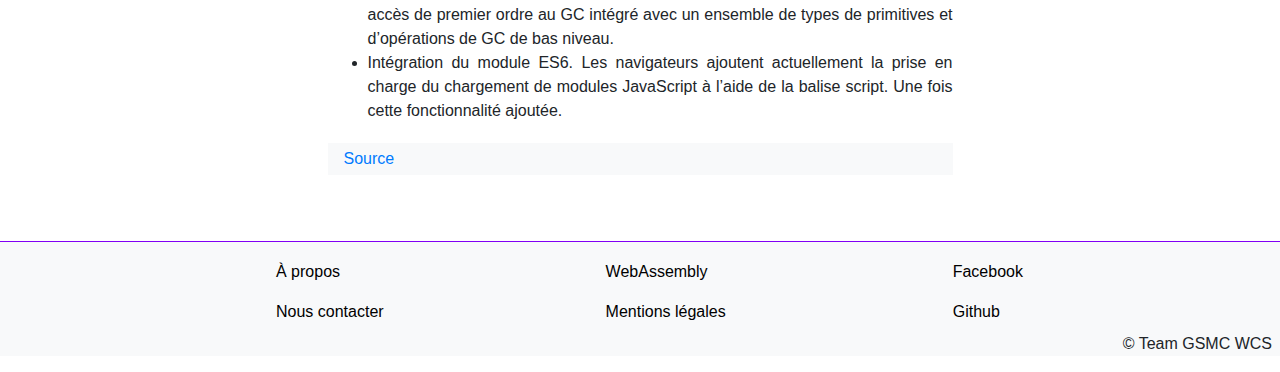
<file: article.html>
<!DOCTYPE html>

<html lang="en">

<head>
    <meta charset="UTF-8">
    <meta name="viewport" content="width=device-width, initial-scale=1.0">
    <meta http-equiv="X-UA-Compatible" content="ie=edge">
    <link rel="stylesheet" href="https://stackpath.bootstrapcdn.com/bootstrap/4.3.1/css/bootstrap.min.css" integrity="sha384-ggOyR0iXCbMQv3Xipma34MD+dH/1fQ784/j6cY/iJTQUOhcWr7x9JvoRxT2MZw1T" crossorigin="anonymous">
    <link rel="stylesheet" href="style.css">
    <link rel="stylesheet" href="https://use.fontawesome.com/releases/v5.7.2/css/all.css" integrity="sha384-fnmOCqbTlWIlj8LyTjo7mOUStjsKC4pOpQbqyi7RrhN7udi9RwhKkMHpvLbHG9Sr" crossorigin="anonymous">
    <link href="https://fonts.googleapis.com/css?family=Amaranth" rel="stylesheet">
    <link rel="icon" type="image/xpng" href="./images/WebAssembly_Logo.png">
    <title>WebAssembly</title>
</head>

<body>

        <header>
            <nav class="navbar navbar-expand-lg navbar-light bg-light">
                <img src="./images/WebAssembly_Logo.png" class="logo" alt="logo">
                <a class="navbar-brand" href="https://webassembly.org/">WebAssembly</a>
                <button class="navbar-toggler" type="button" data-toggle="collapse" data-target="#navbarSupportedContent" aria-controls="navbarSupportedContent" aria-expanded="false" aria-label="Toggle navigation">
                    <span class="navbar-toggler-icon"></span>
                </button>
                <div class="collapse navbar-collapse" id="navbarSupportedContent">
                    <ul class="navbar-nav mr-auto">
                        <li class="nav-item active">
                            <a class="nav-link" href="./index.html"> Accueil <span class="sr-only">(current)</span></a>
                        </li>
                        <li class="nav-item active">
                            <a class="nav-link" href="./webassembly.html"> WebAssembly <span class="sr-only">(current)</span></a>
                        </li>
                        <li class="nav-item active">
                                <a class="nav-link" href="./actus.html"> Actus <span class="sr-only">(current)</span></a>
                        </li>    
                        <li class="nav-item active">
                            <a class="nav-link" href="./aboutus.html"> À Propos <span class="sr-only">(current)</span></a>
                        </li>
                    </ul>
                        <form class="form-inline my-2 my-lg-0">
                            <input class="form-control mr-sm-2" type="search" placeholder="Search" aria-label="Search">
                            <button class="btn btn-outline-success my-2 my-sm-0" type="submit">Search</button>
                        </form>
                </div>               
            </nav>
        </header>

        <nav aria-label="breadcrumb">
            <ol class="breadcrumb fil">
                <li class="breadcrumb-item"><a href="./index.html" class="fil"> Accueil </a></li>
                <li class="breadcrumb-item active" aria-current="page"> Actus / Article </li>
            </ol>
        </nav>

        <div class="title-page text-center mb-5 mt-5">
            <h1> Amélioration des performances de WebAssembly dans les navigateurs </h1>
        </div>

        <div class="row">
            <div> <img src="./images/WebAssembly-Explained.jpg" class="col-8 offset-2 mb-3"> </div>
                <div class="col-6 offset-3">
                    <div class="text-justify">
                        <p> 
                            Certaines améliorations de la vitesse viendront à mesure que les navigateurs amélioreront la prise en charge de WebAssembly dans leurs moteurs. Les éditeurs de navigateurs travaillent sur ces problèmes de manière indépendante.
                            <h3>Appels de fonction plus rapides entre JS et WebAssembly</h3>
                            Actuellement, l'appel d'une fonction WebAssembly dans le code JS est plus lent que nécessaire. C’est parce qu’il faut faire quelque chose qui s'appelle «trampoline». JIT ne sait pas comment traiter directement avec WebAssembly, il doit donc acheminer WebAssembly vers quelque chose qui le fait. Il s’agit d’un élément de code lent dans le moteur lui-même, qui permet d’exécuter le code optimisé WebAssembly. Cela peut être jusqu'à 100 fois plus lent que si le JIT savait comment le gérer directement. Vous ne remarquerez pas cette surcharge si vous passez une seule tâche volumineuse au module WebAssembly. Mais si vous avez beaucoup de va-et-vient entre WebAssembly et JS (comme vous le faites pour des tâches plus petites), alors cette surcharge est perceptible.
                        </p>
                        <p>
                            <h3>Temps de chargement plus rapide</h3>
                            Les JIT doivent gérer le compromis entre des temps de chargement plus courts et des temps d'exécution plus rapides. Si vous passez plus de temps à compiler et à optimiser à l'avance, cela accélère l'exécution, mais ralentit le démarrage. Il ya beaucoup de travail en cours pour équilibrer la compilation initiale (ce qui garantit qu’il n’ya plus de jank une fois le code démarré) et le fait est que la plupart des parties du code ne seront pas exécutées assez souvent pour que l’optimisation en vaille la peine. WebAssembly n'ayant pas besoin de spéculer sur les types qui seront utilisés, les moteurs n'ont pas à se soucier de la surveillance des types au moment de l'exécution. Cela leur donne plus d'options, par exemple en parallélisant le travail de compilation avec l'exécution. De plus, les ajouts récents à l'API JavaScript permettront la compilation en continu de WebAssembly. Cela signifie que le moteur peut commencer à compiler alors que des octets sont encore en cours de téléchargement. Dans Firefox, nous travaillons sur un système à deux compilateurs. Un compilateur s'exécutera à l'avance et fera un très bon travail pour optimiser le code. Pendant que ce code est en cours d’exécution, un autre compilateur effectuera une optimisation complète en arrière-plan. La version entièrement optimisée du code sera permutée dès qu’elle sera prête.
                        </p>
                        <p>
                            <h3>Ajout de fonctionnalités post-MVP à la spécification</h3>
                            L'un des objectifs de WebAssembly est de spécifier de petits morceaux et de tester en cours de route plutôt que de tout concevoir à l'avance. Cela signifie que de nombreuses fonctionnalités sont attendues, mais qu’elles n’ont pas encore été entièrement réfléchies. Ils devront passer par le processus de spécification, dans lequel tous les éditeurs de navigateurs sont actifs. Ces fonctionnalités sont appelées fonctionnalités futures. En voici quelques exemples.
                        </p>
                        <p>
                            <h3>Travailler directement avec le DOM </h3>
                            Actuellement, il n’ya aucun moyen d’interagir avec le DOM. Cela signifie que vous ne pouvez pas faire quelque chose comme element.innerHTML pour mettre à jour un noeud à partir de WebAssembly. Au lieu de cela, vous devez passer par JS pour définir la valeur. Cela peut signifier renvoyer une valeur à l'appelant JavaScript. D'autre part, cela peut signifier l'appel d'une fonction JavaScript à partir de WebAssembly. Les fonctions JavaScript et WebAssembly peuvent être utilisées en tant qu'importations dans un module WebAssembly. Quoi qu'il en soit, il est probable que l'utilisation de JavaScript soit plus lente que l'accès direct. Certaines applications de WebAssembly peuvent être bloquées jusqu'à ce que le problème soit résolu.
                        </p>
                        <p>
                            <h3> Accès simultané à la mémoire partagée </h3>
                            Une façon d'accélérer le code est de permettre à différentes parties du code de s'exécuter en même temps, en parallèle. Cependant, cela peut parfois se retourner contre vous, car la surcharge de communication entre les threads peut prendre plus de temps que la tâche n'en aurait au départ. Mais si vous pouvez partager la mémoire entre les threads, cela réduit ce temps système. Pour ce faire, WebAssembly utilisera le nouveau SharedArrayBuffer de JavaScript. Une fois que cela est en place dans les navigateurs, le groupe de travail peut commencer à spécifier comment WebAssembly doit fonctionner avec eux.
                        <p>
                            <h3>SIMD</h3>
                            Si vous lisez d'autres articles ou regardez des discussions sur WebAssembly, vous entendrez peut-être parler du support SIMD. L'acronyme signifie une seule instruction, plusieurs données. C’est une autre façon de faire les choses en parallèle. SIMD permet de prendre une grande structure de données, comme un vecteur de nombres différents, et d'appliquer la même instruction à différentes parties en même temps. De cette façon, il peut considérablement accélérer les types de calculs complexes dont vous avez besoin pour les jeux ou la réalité virtuelle. Ce n'est pas trop important pour le développeur d'applications web moyen. Mais il est très important pour les développeurs travaillant avec le multimédia, tels que les développeurs de jeux.
                        </p>
                        <p>
                            <h3>Gestion des exceptions</h3>
                            De nombreuses bases de code dans des langages tels que C ++ utilisent des exceptions. Cependant, les exceptions ne sont pas encore spécifiées dans WebAssembly. Si vous compilez votre code avec Emscripten, il émulera la gestion des exceptions pour certains niveaux d'optimisation du compilateur. C'est assez lent, cependant, vous pouvez donc utiliser l'indicateur DISABLE_EXCEPTION_CATCHING pour le désactiver. Une fois que les exceptions sont gérées de manière native dans WebAssembly, cette émulation ne sera plus nécessaire.
                        </p>
                        <p>
                            <h3>Autres améliorations facilitant la tâche des développeurs</h3>
                            Certaines fonctionnalités futures n’affecteront pas les performances, mais permettront aux développeurs de travailler plus facilement avec WebAssembly.
                            <ul>
                                <li>Des outils de développement de niveau source de première classe. Actuellement, le débogage de WebAssembly dans le navigateur revient à déboguer l’assemblage brut. Très peu de développeurs peuvent toutefois mapper mentalement leur code source en assembleur. Nous cherchons des moyens d’améliorer la prise en charge des outils afin que les développeurs puissent déboguer leur code source.</li>
                                <li>Collecte des ordures. Si vous pouvez définir vos types à l'avance, vous devriez pouvoir transformer votre code en WebAssembly. Le code utilisant quelque chose comme TypeScript devrait donc être compilable avec WebAssembly. Le seul accroc qui existe actuellement, cependant, est que WebAssembly ne sait pas comment interagir avec les garbage collectors existants, comme celui intégré au moteur JS. L’idée de cette fonctionnalité future est de donner à WebAssembly un accès de premier ordre au GC intégré avec un ensemble de types de primitives et d’opérations de GC de bas niveau.</li>
                                <li>Intégration du module ES6. Les navigateurs ajoutent actuellement la prise en charge du chargement de modules JavaScript à l’aide de la balise script. Une fois cette fonctionnalité ajoutée.</li>
                            </ul>
                        </p>
                    </div>
                    <p class="bg-light pl-3 pt-1 pb-1">
                        <a href="https://hacks.mozilla.org/2017/02/where-is-webassembly-now-and-whats-next/"> Source</a>
                    </p>
                </div>
            </div>
        </div>

    <footer class="bg-light">
        <div class="container">
            <div class="row ">
                <nav class="nav flex-column offset-2">
                    <a class="nav-link" href="./aboutus.html">À propos</a>
                    <a class="nav-link" href="./contact-us.html">Nous contacter</a>
                </nav>
                <nav class="nav flex-column offset-2">
                    <a class="nav-link" href="./webassembly.html">WebAssembly</a>
                    <a class="nav-link" href="#">Mentions légales</a>
                </nav>
                <nav class="nav flex-column offset-2">
                    <a class="nav-link" href="#"><i class="fab fa-facebook-square"></i>Facebook</a>
                    <a class="nav-link" href="https://github.com/webassembly" target="_blank"><i class="fab fa-github"></i>Github</a>
                </nav>
            </div>
        </div>
        <p class="d-flex justify-content-end pr-2"> &copy; Team GSMC WCS</p>
    </footer>

<script src="https://code.jquery.com/jquery-3.3.1.slim.min.js" integrity="sha384-q8i/X+965DzO0rT7abK41JStQIAqVgRVzpbzo5smXKp4YfRvH+8abtTE1Pi6jizo" crossorigin="anonymous"></script>
<script src="https://cdnjs.cloudflare.com/ajax/libs/popper.js/1.14.7/umd/popper.min.js" integrity="sha384-UO2eT0CpHqdSJQ6hJty5KVphtPhzWj9WO1clHTMGa3JDZwrnQq4sF86dIHNDz0W1" crossorigin="anonymous"></script>
<script src="https://stackpath.bootstrapcdn.com/bootstrap/4.3.1/js/bootstrap.min.js" integrity="sha384-JjSmVgyd0p3pXB1rRibZUAYoIIy6OrQ6VrjIEaFf/nJGzIxFDsf4x0xIM+B07jRM" crossorigin="anonymous"></script>   
</body>
</html>
</file>
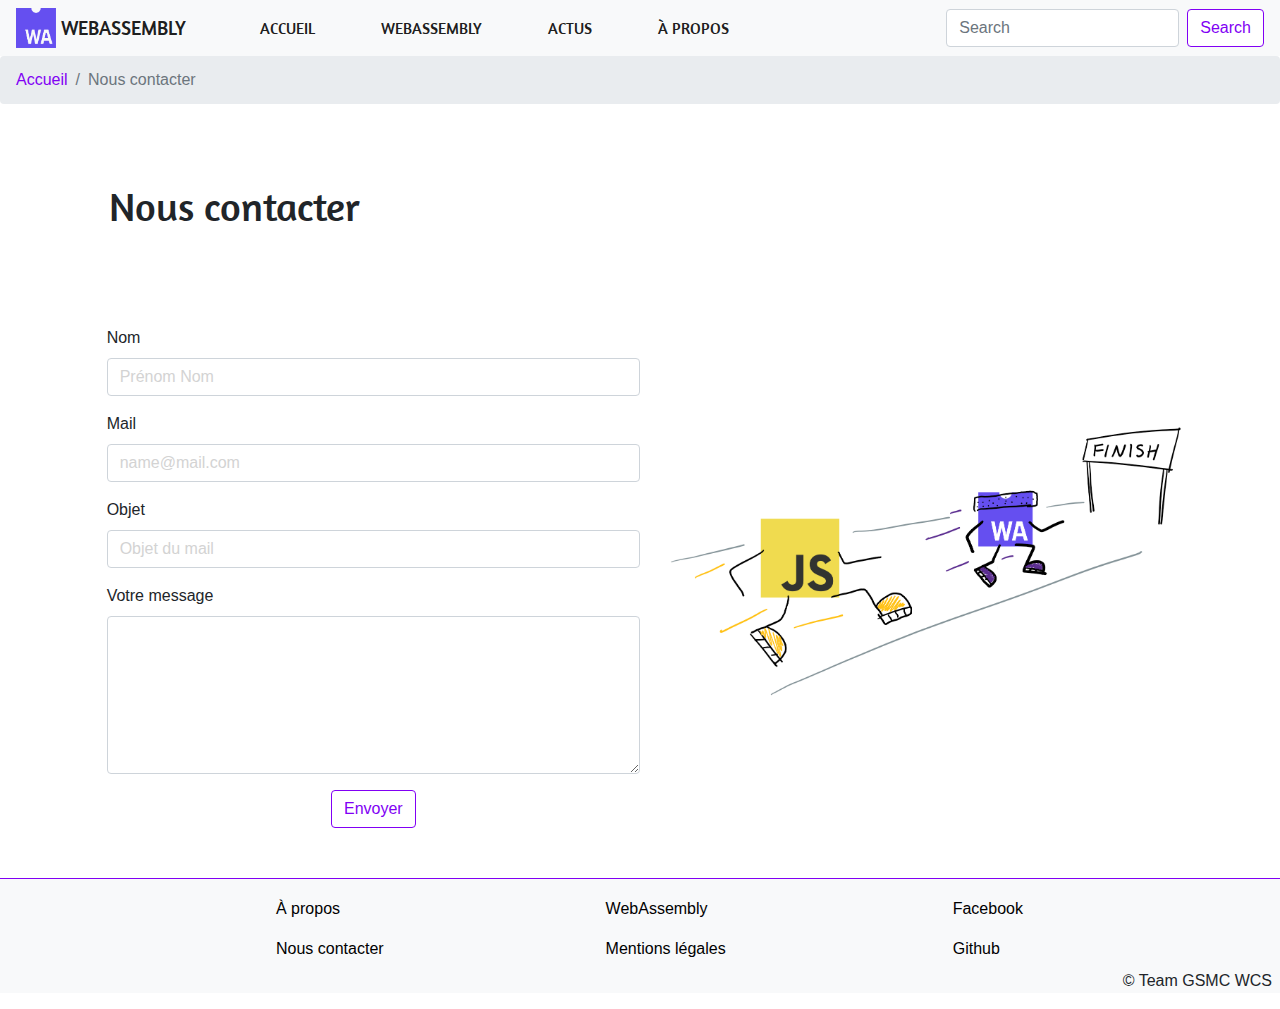
<file: contact-us.html>
<!DOCTYPE html>

<html lang="en">

<head>
    <meta charset="UTF-8">
    <meta name="viewport" content="width=device-width, initial-scale=1.0">
    <meta http-equiv="X-UA-Compatible" content="ie=edge">
    <link rel="stylesheet" href="https://stackpath.bootstrapcdn.com/bootstrap/4.3.1/css/bootstrap.min.css" integrity="sha384-ggOyR0iXCbMQv3Xipma34MD+dH/1fQ784/j6cY/iJTQUOhcWr7x9JvoRxT2MZw1T" crossorigin="anonymous">
    <link rel="stylesheet" href="style.css">
    <link rel="stylesheet" href="https://use.fontawesome.com/releases/v5.7.2/css/all.css" integrity="sha384-fnmOCqbTlWIlj8LyTjo7mOUStjsKC4pOpQbqyi7RrhN7udi9RwhKkMHpvLbHG9Sr" crossorigin="anonymous">
    <link rel="icon" type="image/xpng" href="./images/WebAssembly_Logo.png">
    <link href="https://fonts.googleapis.com/css?family=Amaranth" rel="stylesheet">

    <title>WebAssembly</title>
</head>

<body>

    <header>
        <nav class="navbar navbar-expand-lg navbar-light bg-light">
            <img src="./images/WebAssembly_Logo.png" class="logo" alt="logo">
            <a class="navbar-brand" href="https://webassembly.org/">WebAssembly</a>
            <button class="navbar-toggler" type="button" data-toggle="collapse" data-target="#navbarSupportedContent" aria-controls="navbarSupportedContent" aria-expanded="false" aria-label="Toggle navigation">
                <span class="navbar-toggler-icon"></span>
            </button>
            <div class="collapse navbar-collapse" id="navbarSupportedContent">
                <ul class="navbar-nav mr-auto">
                    <li class="nav-item active">
                        <a class="nav-link" href="./index.html"> Accueil <span class="sr-only">(current)</span></a>
                    </li>
                    <li class="nav-item active">
                        <a class="nav-link" href="./webassembly.html"> WebAssembly <span class="sr-only">(current)</span></a>
                    </li>
                    <li class="nav-item active">
                            <a class="nav-link" href="./actus.html"> Actus <span class="sr-only">(current)</span></a>
                    </li>    
                    <li class="nav-item active">
                        <a class="nav-link" href="./aboutus.html"> À Propos <span class="sr-only">(current)</span></a>
                    </li>
                </ul>
                    <form class="form-inline my-2 my-lg-0">
                        <input class="form-control mr-sm-2" type="search" placeholder="Search" aria-label="Search">
                        <button class="btn btn-outline-success my-2 my-sm-0" type="submit">Search</button>
                    </form>
            </div>               
        </nav>
    </header>

    <nav aria-label="breadcrumb">
        <ol class="breadcrumb fil">
            <li class="breadcrumb-item"><a href="#" class="fil">Accueil</a></li>
            <li class="breadcrumb-item active" aria-current="page">Nous contacter</li>
        </ol>
    </nav>

    <div class="row mt-5 mb-5">
        <div class="col offset-1 contactezns">
            <h1> Nous contacter </h1>
        </div>
    </div>

    <div class="row no-gutters align-items-center">
        <form class="offset-1 col-lg-5 col-md-10 mr-3">
            <div class="form-group">
                <label for="exampleFormControlInput1">Nom</label>
                <input type="name" class="form-control color-placeholder-contact" id="exampleFormControlInput1" placeholder="Prénom Nom">
            </div>
            <div class="form-group">
                <label for="exampleFormControlInput1">Mail</label>
                <input type="email" class="form-control" id="exampleFormControlInput1" placeholder="name@mail.com">
            </div>
            <div class="form-group">
                <label for="exampleFormControlInput1">Objet</label>
                <input type="text" class="form-control" id="exampleFormControlInput1" placeholder="Objet du mail">
            </div>
            <div class="form-group">
                <label for="exampleFormControlTextarea1">Votre message</label>
                <textarea class="form-control" id="exampleFormControlTextarea1" rows="6"></textarea>
            </div>
            <div class="d-flex justify-content-center">
                <button class="btn btn-primary" type="submit">Envoyer</button>
            </div>
        </form>

        <div class="col-lg-5">
            <img src="./images/image1bis.png" class="card-img-top" alt="course">
        </div>
    </div>

    

    <footer class="bg-light">
        <div class="container">
            <div class="row ">
                <nav class="nav flex-column offset-2">
                    <a class="nav-link" href="./aboutus.html">À propos</a>
                    <a class="nav-link" href="./contact-us.html">Nous contacter</a>
                </nav>
                <nav class="nav flex-column offset-2">
                    <a class="nav-link" href="./webassembly.html">WebAssembly</a>
                    <a class="nav-link" href="#">Mentions légales</a>
                </nav>
                <nav class="nav flex-column offset-2">
                    <a class="nav-link" href="#"><i class="fab fa-facebook-square"></i>Facebook</a>
                    <a class="nav-link" href="https://github.com/webassembly" target="_blank"><i class="fab fa-github"></i>Github</a>
                </nav>
            </div>
        </div>
        <p class="d-flex justify-content-end pr-2"> &copy; Team GSMC WCS</p>
    </footer>

    <script src="https://code.jquery.com/jquery-3.3.1.slim.min.js" integrity="sha384-q8i/X+965DzO0rT7abK41JStQIAqVgRVzpbzo5smXKp4YfRvH+8abtTE1Pi6jizo" crossorigin="anonymous"></script>
    <script src="https://cdnjs.cloudflare.com/ajax/libs/popper.js/1.14.7/umd/popper.min.js" integrity="sha384-UO2eT0CpHqdSJQ6hJty5KVphtPhzWj9WO1clHTMGa3JDZwrnQq4sF86dIHNDz0W1" crossorigin="anonymous"></script>
    <script src="https://stackpath.bootstrapcdn.com/bootstrap/4.3.1/js/bootstrap.min.js" integrity="sha384-JjSmVgyd0p3pXB1rRibZUAYoIIy6OrQ6VrjIEaFf/nJGzIxFDsf4x0xIM+B07jRM" crossorigin="anonymous"></script>   
</body>

</html>
</file>
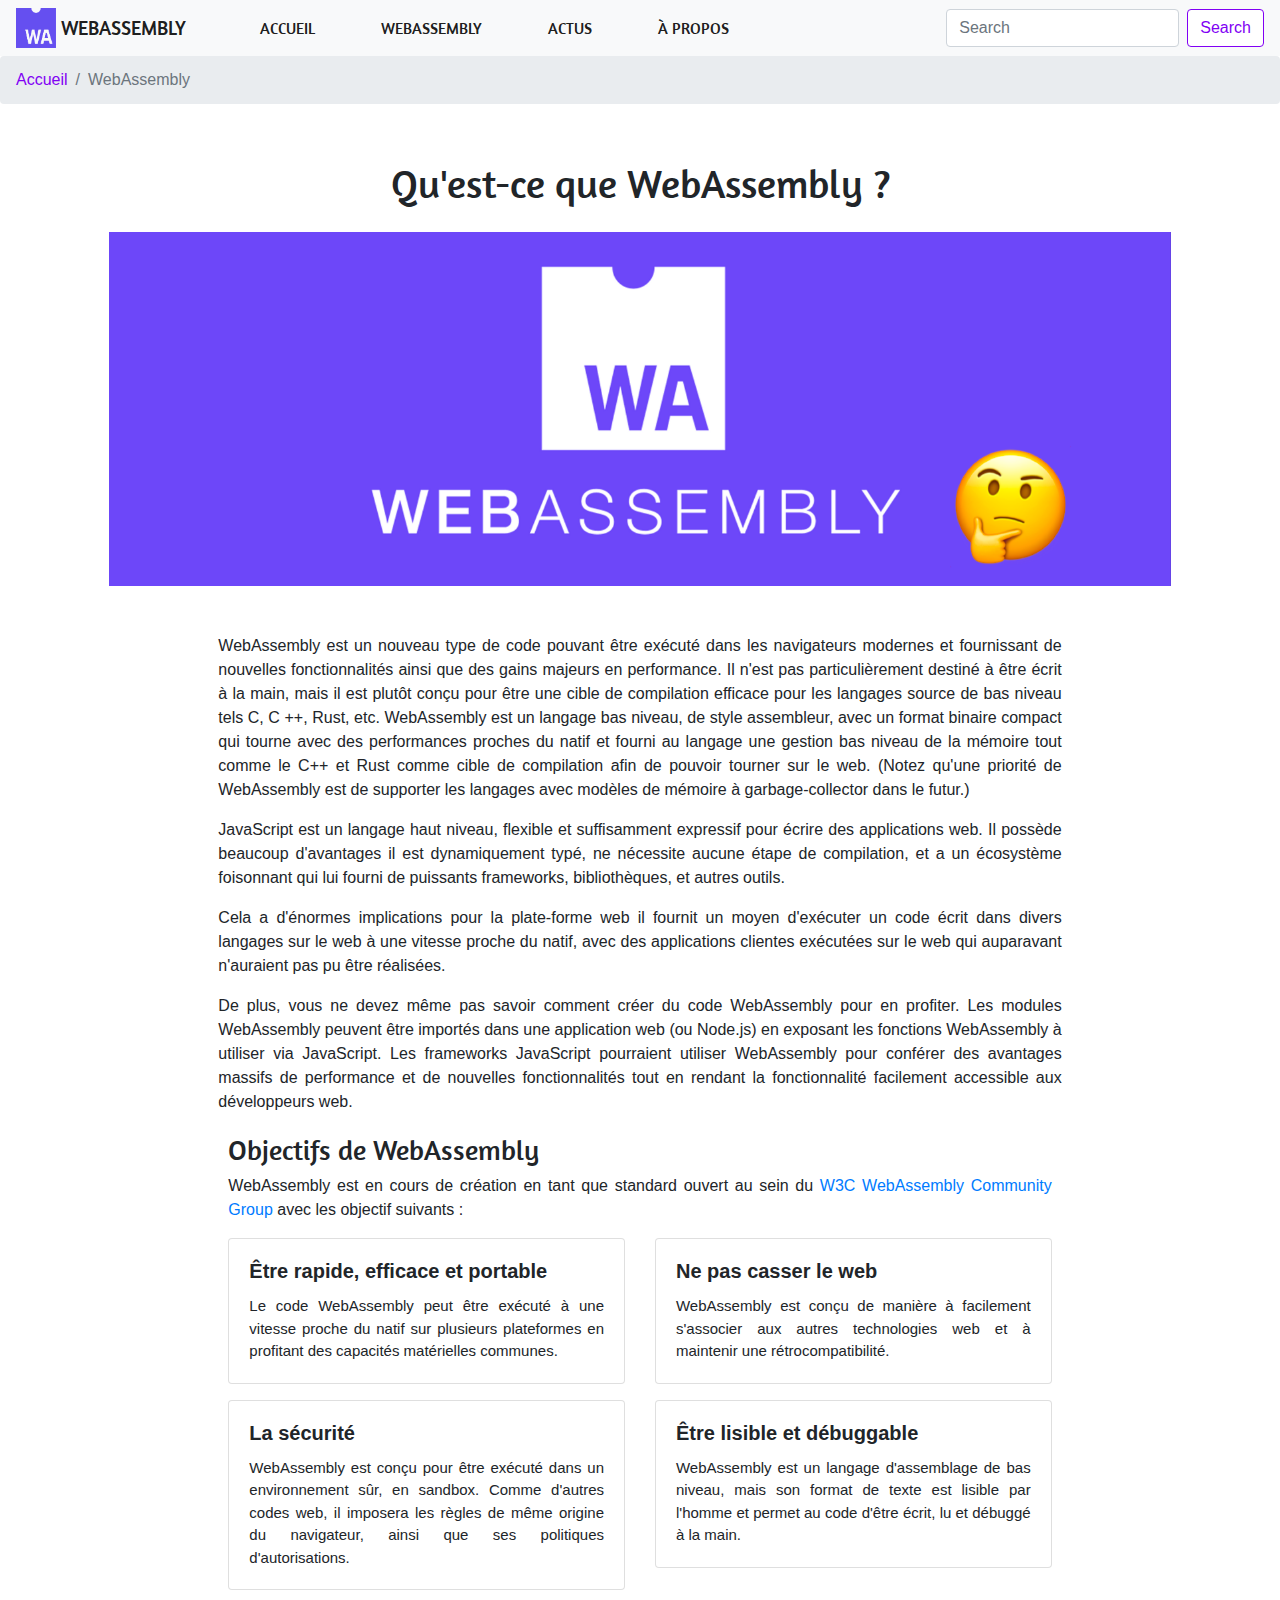
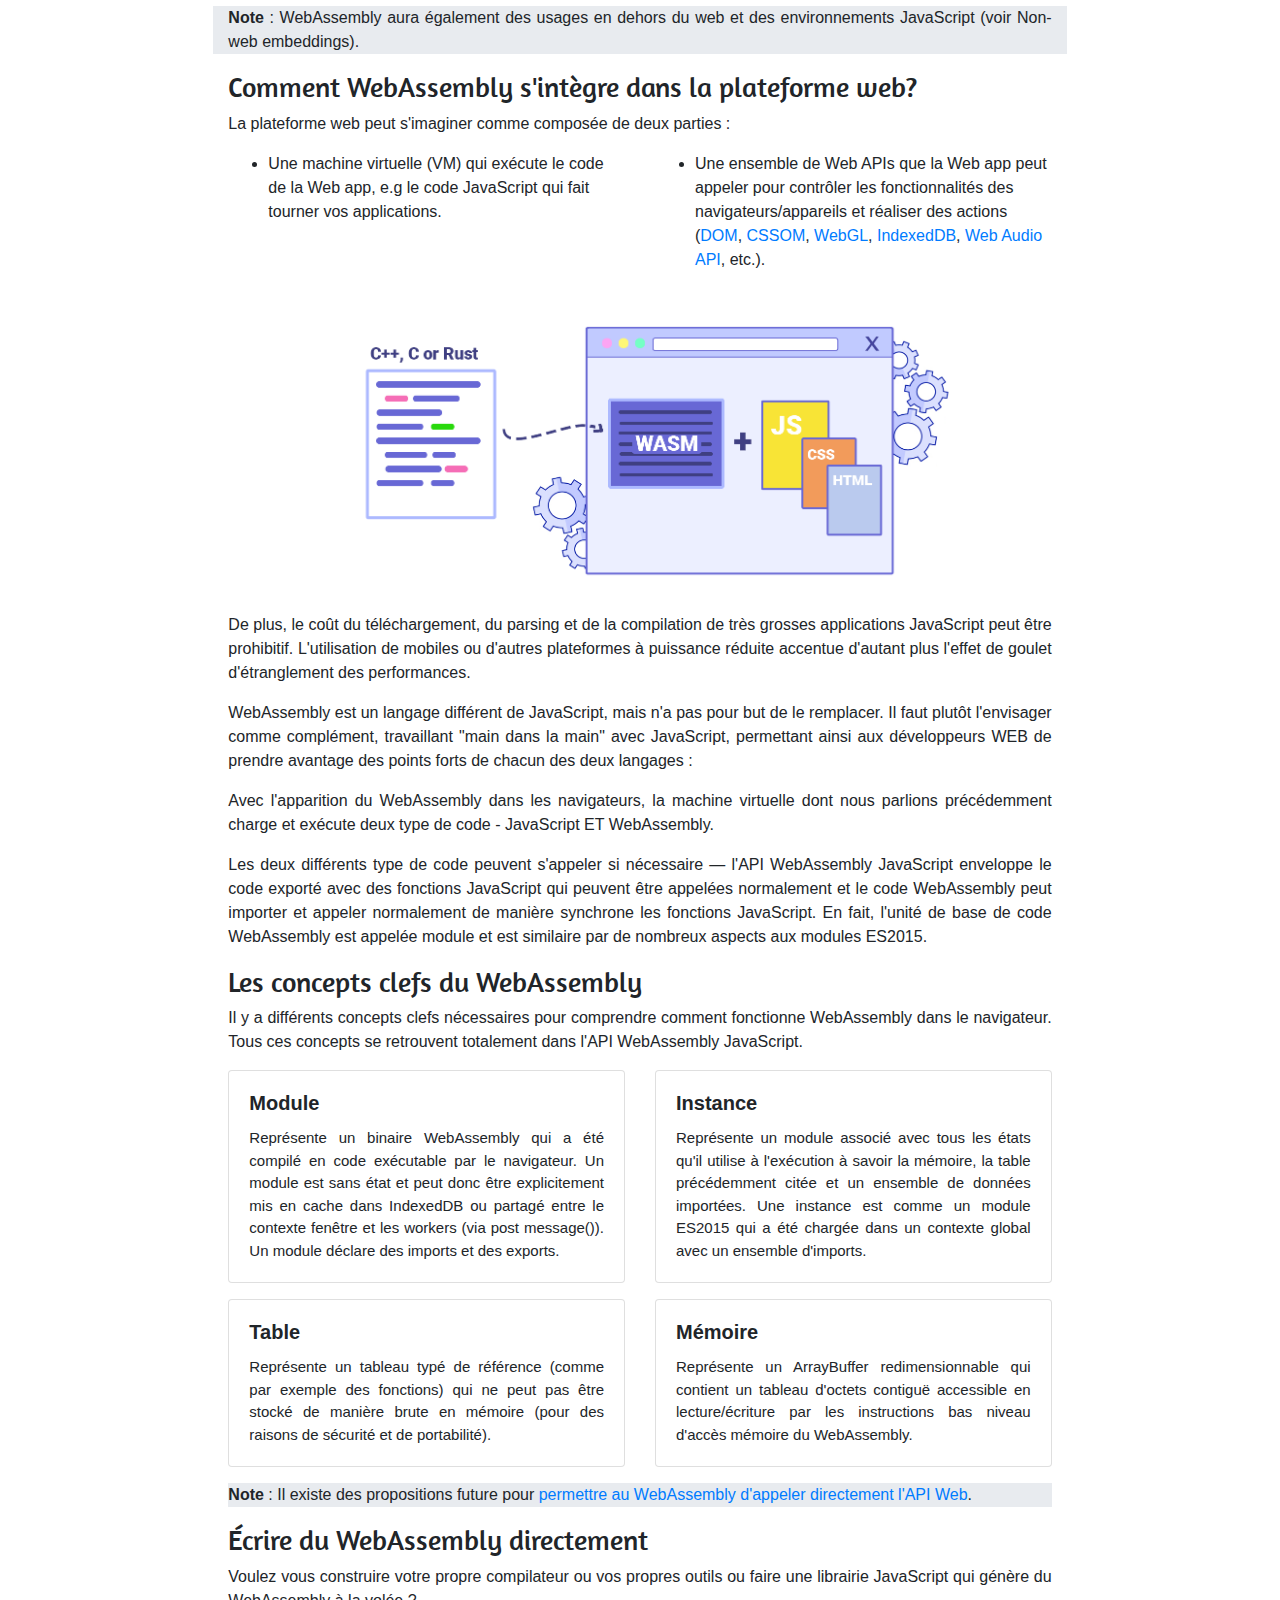
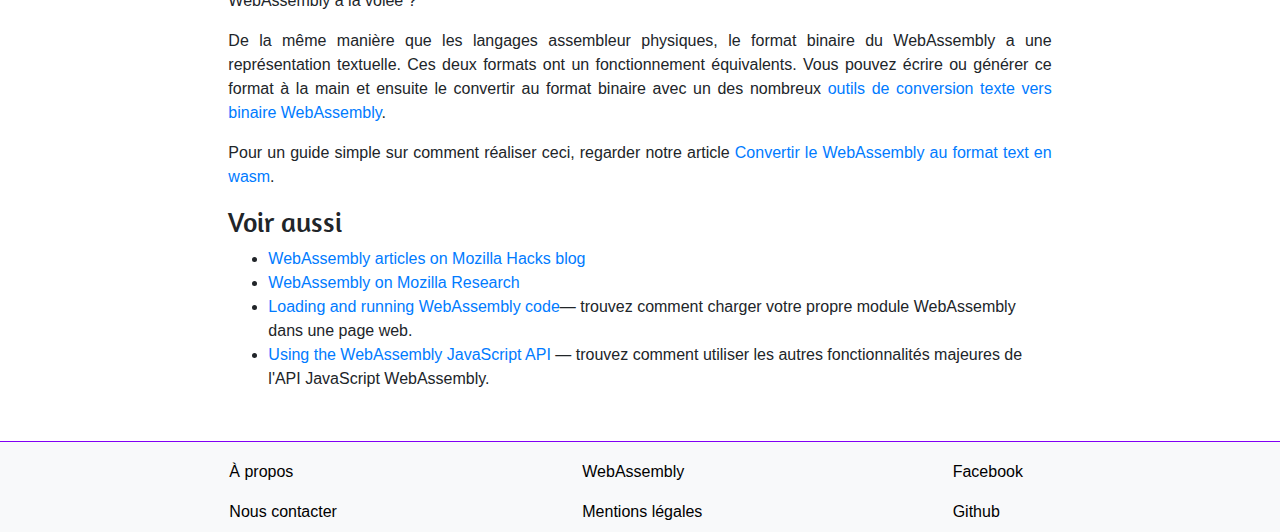
<file: webassembly.html>
<!DOCTYPE html>
<html lang="en">

<head>
    <meta charset="UTF-8">
    <meta name="viewport" content="width=device-width, initial-scale=1.0">
    <meta http-equiv="X-UA-Compatible" content="ie=edge">
    <link rel="stylesheet" href="https://stackpath.bootstrapcdn.com/bootstrap/4.3.1/css/bootstrap.min.css"
        integrity="sha384-ggOyR0iXCbMQv3Xipma34MD+dH/1fQ784/j6cY/iJTQUOhcWr7x9JvoRxT2MZw1T" crossorigin="anonymous">
    <link rel="stylesheet" href="style.css">
    <link href="https://fonts.googleapis.com/css?family=Amaranth" rel="stylesheet">
    <link rel="stylesheet" href="https://use.fontawesome.com/releases/v5.7.2/css/all.css" integrity="sha384-fnmOCqbTlWIlj8LyTjo7mOUStjsKC4pOpQbqyi7RrhN7udi9RwhKkMHpvLbHG9Sr" crossorigin="anonymous">
    <link rel="icon" type="image/xpng" href="./images/WebAssembly_Logo.png">
    <title>WebAssembly</title>
</head>

<body>
    <header>
        <nav class="navbar sticky-top navbar-expand-lg navbar-light bg-light">
            <img src="./images/WebAssembly_Logo.png" class="logo" alt="logo">
            <a class="navbar-brand" href="https://webassembly.org/" target="_blank">WebAssembly</a>
            <button class="navbar-toggler" type="button" data-toggle="collapse" data-target="#navbarSupportedContent"
                aria-controls="navbarSupportedContent" aria-expanded="false" aria-label="Toggle navigation">
                <span class="navbar-toggler-icon"></span>
            </button>
            <div class="collapse navbar-collapse" id="navbarSupportedContent">
                <ul class="navbar-nav mr-auto">
                    <li class="nav-item active">
                        <a class="nav-link" href="./index.html">Accueil <span class="sr-only">(current)</span></a>
                    </li>
                    <li class="nav-item active">
                        <a class="nav-link" href="./webassembly.html">WebAssembly <span class="sr-only">(current)</span></a>
                    </li>
                    <li class="nav-item active">
                        <a class="nav-link" href="./actus.html">Actus <span class="sr-only">(current)</span></a>
                    </li>
                    <li class="nav-item active">
                        <a class="nav-link" href="./aboutus.html">À Propos<span class="sr-only">(current)</span></a>
                    </li>
                </ul>
                <form class="form-inline my-2 my-lg-0">
                    <input class="form-control mr-sm-2" type="search" placeholder="Search" aria-label="Search">
                    <button class="btn btn-outline-success my-2 my-sm-0" type="submit">Search</button>
                </form>
            </div>

        </nav>
    </header>
    <nav aria-label="breadcrumb">
        <ol class="breadcrumb fil">
        <li class="breadcrumb-item"><a href="./index.html" class="fil">Accueil</a></li>
        <li class="breadcrumb-item active" aria-current="page">WebAssembly</li>
        </ol>
    </nav>
    <div class="wwa_page">


        <h1 class="title-page text-center" id="Qu_est-ce_que_WebAssembly">Qu'est-ce que WebAssembly ?</h1>

        <div class="container_wwa_p1">
            <div class="row">
                <div class="col-10 offset-1" id="putaindimage">
                    <img src="./images/wwa1.png" class="img-fluid mb-5" alt="What is Webassembly">
                </div>
            </div>
            <div class="row">
                <div class="col-8 offset-2" id="wwa_p1.0">
                    <p>WebAssembly est un nouveau type de code pouvant être exécuté dans les navigateurs modernes et
                        fournissant de nouvelles fonctionnalités ainsi que des gains majeurs en performance. Il
                        n'est pas
                        particulièrement destiné à être écrit à la main, mais il est plutôt conçu pour être une
                        cible de
                        compilation
                        efficace pour les langages source de bas niveau tels C, C ++, Rust, etc. WebAssembly est un
                        langage bas niveau, de style assembleur, avec un format
                        binaire compact qui tourne avec des performances proches du natif et fourni au langage une
                        gestion
                        bas niveau de la mémoire tout comme le C++ et Rust comme cible de compilation afin de
                        pouvoir
                        tourner
                        sur le web. (Notez qu'une priorité de WebAssembly est de supporter les langages avec
                        modèles de mémoire à garbage-collector dans le futur.)
                    </p>
                    <p> JavaScript est un langage haut niveau, flexible et suffisamment expressif pour écrire des
                        applications
                        web. Il possède beaucoup d'avantages il est dynamiquement typé, ne nécessite aucune étape
                        de compilation, et a un écosystème foisonnant qui lui fourni de puissants frameworks,
                        bibliothèques,
                        et
                        autres outils.</p>
                    <p>Cela a d'énormes implications pour la plate-forme web il fournit un moyen d'exécuter un
                        code écrit dans
                        divers
                        langages sur le web à une vitesse proche du natif, avec des applications clientes exécutées
                        sur le web
                        qui
                        auparavant n'auraient pas pu être réalisées.</p>
                </div>
            </div>
            <div class="row">
                <div class="col-8 offset-2" id="wwa_p1.1">
                    <p>De plus, vous ne devez même pas savoir comment créer du code WebAssembly pour en profiter.
                        Les modules
                        WebAssembly peuvent être importés dans une application web (ou Node.js) en exposant les
                        fonctions
                        WebAssembly à utiliser via JavaScript. Les frameworks JavaScript pourraient utiliser
                        WebAssembly pour
                        conférer
                        des avantages massifs de performance et de nouvelles fonctionnalités tout en rendant la
                        fonctionnalité
                        facilement accessible aux développeurs web.</p>
                </div>
            </div>
        </div>

        <h3 class="col-8 offset-2" id="Objectifs_de_WebAssembly">Objectifs de WebAssembly</h3>

        <p class="summary_wwa col-8 offset-2">WebAssembly est en cours de création en tant que standard ouvert au
            sein du <a rel="noopener" href="https://www.w3.org/community/webassembly/" class="external_link">W3C
                WebAssembly
                Community
                Group</a> avec les objectif suivants :</p>
        <div class="container_wwa_p2 col-8 offset-2">
            <div class="row mb-3">
                <div class="col-lg-6">
                    <div class="card">
                        <div class="card-body">
                            <h5 class="card-title"><strong>Être rapide, efficace et portable</strong></h5>
                            <p class="card-text">Le code WebAssembly peut
                                être exécuté à une vitesse proche du
                                natif sur plusieurs plateformes en profitant des capacités matérielles communes.
                            </p>
                        </div>
                    </div>
                </div>
                <div class="col-lg-6">
                    <div class="card">
                        <div class="card-body">
                            <h5 class="card-title"><strong>Ne pas casser le web</strong></h5>
                            <p class="card-text">WebAssembly est conçu de manière à facilement
                                s'associer aux autres
                                technologies
                                web et à maintenir une rétrocompatibilité.
                            </p>
                        </div>
                    </div>
                </div>
            </div>
            <div class="row mb-3">
                <div class="col-lg-6">
                    <div class="card">
                        <div class="card-body">
                            <h5 class="card-title"><strong>La sécurité</strong></h5>
                            <p class="card-text">WebAssembly est conçu pour être exécuté dans un
                                environnement sûr, en
                                sandbox.
                                Comme d'autres codes web, il imposera les règles de même origine du navigateur,
                                ainsi
                                que
                                ses
                                politiques d'autorisations.
                            </p>
                        </div>
                    </div>
                </div>
                <div class="col-lg-6">
                    <div class="card">
                        <div class="card-body">
                            <h5 class="card-title"><strong>Être lisible et débuggable</strong></h5>
                            <p class="card-text">WebAssembly est un langage d'assemblage de
                                bas niveau, mais son
                                format de texte est lisible par l'homme et permet au code d'être écrit, lu et
                                débuggé à la main.
                            </p>
                        </div>
                    </div>
                </div>
            </div>
        </div>
        <div class="note_wwa col-8 offset-2">
            <p><strong>Note </strong>: WebAssembly aura également des usages en dehors du web
                et des
                environnements JavaScript (voir Non-web embeddings).
            </p>
        </div>
        <div class="container_wwa_p3 col-8 offset-2">
            <h3 id="Comment_WebAssembly_s'intègre_dans_la_plateforme_web">Comment WebAssembly s'intègre dans la
                plateforme
                web?</h3>

            <p>La plateforme web peut s'imaginer comme composée de deux parties :</p>
            <div class="row">
                <div class="col-lg-6">
                    <ul>
                        <li>Une machine virtuelle (VM) qui exécute le code de la Web app, e.g le code JavaScript qui
                            fait
                            tourner
                            vos
                            applications.
                        </li>
                    </ul>
                </div>
                <div class="col-lg-6">
                    <ul>
                        <li>Une ensemble de Web APIs</a> que la Web app peut appeler
                            pour
                            contrôler les fonctionnalités des navigateurs/appareils et réaliser des actions (<a
                                href="#">DOM</a>, <a href="#">CSSOM</a>, <a href="#">WebGL</a>, <a
                                href="#">IndexedDB</a>,
                            <a href="#">Web Audio API</a>, etc.).
                        </li>
                    </ul>
                </div>
            </div>
            <div class="col-10 offset-1" id="putaindimage2">
                <img src="./images/wwa2.png" class="img-fluid" alt="Webassembly integration">
            </div>
            <p>De plus, le coût du téléchargement, du parsing et de la compilation de très grosses applications
                JavaScript peut être prohibitif. L'utilisation de mobiles ou d'autres plateformes à puissance
                réduite accentue d'autant plus l'effet de goulet d'étranglement des performances.
            </p>

            <p>WebAssembly est un langage différent de JavaScript, mais n'a pas pour but de le remplacer. Il
                faut plutôt
                l'envisager comme complément, travaillant "main dans la main" avec JavaScript, permettant ainsi
                aux
                développeurs WEB de prendre avantage des points forts de chacun des deux langages :
            </p>


            <p>Avec l'apparition du WebAssembly dans les navigateurs, la machine virtuelle dont nous parlions
                précédemment
                charge et exécute deux type de code - JavaScript ET WebAssembly.
            </p>

            <p>Les deux différents type de code peuvent s'appeler si nécessaire — l'API WebAssembly JavaScript
                enveloppe le
                code exporté avec des fonctions JavaScript qui peuvent être appelées normalement et le code
                WebAssembly
                peut
                importer et appeler normalement de manière synchrone les fonctions JavaScript. En fait, l'unité
                de base
                de
                code
                WebAssembly est appelée module et est similaire par de nombreux aspects aux modules ES2015.
            </p>
        </div>
        <div class="container_wwa_sp1 col-8 offset-2">
            <h3 id="Les_concepts_clefs_du_WebAssembly" class="highlight-spanned">Les concepts clefs du
                WebAssembly</h3>

            <p>Il y a différents concepts clefs nécessaires pour comprendre comment fonctionne WebAssembly dans
                le
                navigateur.
                Tous ces concepts se retrouvent totalement dans l'API WebAssembly JavaScript.
            </p>

            <div class="row mb-3">
                <div class="col-lg-6">
                    <div class="card">
                        <div class="card-body">
                            <h5 class="card-title"><strong>Module </strong></h5>
                            <p class="card-text">Représente un binaire WebAssembly qui a été compilé en code
                                exécutable par
                                le
                                navigateur. Un module est sans état et peut donc être explicitement mis en cache dans IndexedDB ou partagé entre le
                                contexte
                                fenêtre et les
                                workers (via post message()). Un module
                                déclare des imports et des exports.
                            </p>
                        </div>
                    </div>
                </div>
                <div class="col-lg-6">
                    <div class="card">
                        <div class="card-body">
                            <h5 class="card-title"><strong>Instance</strong></h5>
                            <p class="card-text">Représente un module associé avec tous les états
                                qu'il utilise à
                                l'exécution
                                à
                                savoir la mémoire, la table précédemment citée et un ensemble de données
                                importées. Une
                                instance est
                                comme
                                un module ES2015 qui a été chargée dans un contexte global avec un ensemble
                                d'imports.
                            </p>
                        </div>
                    </div>
                </div>
            </div>
            <div class="row mb-3">
                <div class="col-lg-6">
                    <div class="card">
                        <div class="card-body">
                            <h5 class="card-title"><strong>Table</strong></h5>
                            <p class="card-text">Représente un tableau typé de référence (comme par
                                exemple des
                                fonctions)
                                qui
                                ne
                                peut pas être stocké de manière brute en mémoire (pour des raisons de sécurité
                                et de
                                portabilité).
                            </p>
                        </div>
                    </div>
                </div>
                <div class="col-lg-6">
                    <div class="card">
                        <div class="card-body">
                            <h5 class="card-title"><strong>Mémoire</strong></h5>
                            <p class="card-text">Représente un ArrayBuffer redimensionnable qui
                                contient un
                                tableau
                                d'octets
                                contiguë accessible en lecture/écriture par les instructions bas niveau d'accès
                                mémoire du
                                WebAssembly.
                            </p>
                        </div>
                    </div>
                </div>
            </div>



            </ul>
            <div class="note_wwa">
                <p><strong>Note</strong> : Il existe des propositions future pour <a rel="noopener"
                        href="http://webassembly.org/docs/gc/" class="external_link">permettre au WebAssembly
                        d'appeler directement
                        l'API Web</a>.
                </p>
            </div>
        </div>
        <div class="container_wwa_sp3 col-8 offset-2">
            <h3 id="Écrire_du_WebAssembly_directement" class="highlight-spanned"><span class="highlight-span">Écrire
                    du
                    WebAssembly directement</span></h3>

            <p>Voulez vous construire votre propre compilateur ou vos propres outils ou faire une
                librairie
                JavaScript
                qui
                génère du WebAssembly à la volée ?</p>

            <p>De la même manière que les langages assembleur physiques, le format binaire du
                WebAssembly a une
                représentation textuelle. Ces deux formats ont un fonctionnement équivalents. Vous
                pouvez écrire
                ou
                générer
                ce format à la main et ensuite le convertir au format binaire avec un des nombreux
                <a rel="noopener" href="http://webassembly.org/getting-started/advanced-tools/"
                    class="external external-icon">outils de
                    conversion texte vers binaire WebAssembly</a>.
            </p>

            <p>Pour un guide simple sur comment réaliser ceci, regarder notre article
                <a href="https://developer.mozilla.org/en-US/docs/WebAssembly/Text_format_to_wasm">Convertir
                    le
                    WebAssembly
                    au format text en wasm</a>.
            </p>
        </div>
        <div class="container_wwa_p6 col-8 offset-2">
            <h3 id="Voir_aussi">Voir aussi</h3>

            <ul>
                <li><a rel="noopener" href="https://hacks.mozilla.org/category/webassembly/"
                        class="external external-icon">WebAssembly articles on Mozilla Hacks
                        blog</a>
                </li>
                <li><a rel="noopener" href="https://research.mozilla.org/webassembly/"
                        class="external external-icon">WebAssembly on Mozilla Research</a>
                </li>
                <li><a href="/en-US/docs/WebAssembly/Loading_and_running">Loading and running
                        WebAssembly
                        code</a>—
                    trouvez
                    comment charger votre propre module WebAssembly dans une page web.
                </li>
                <li><a href="/en-US/docs/WebAssembly/Using_the_JavaScript_API">Using the WebAssembly
                        JavaScript
                        API</a>
                    —
                    trouvez comment utiliser les autres fonctionnalités majeures de l'API JavaScript
                    WebAssembly.
                </li>
            </ul>
        </div>
    </div>
    

    <footer class="bg-light">
        <div class="container-fluid">
            <div class="row ">
                <nav class="nav flex-column offset-2">
                    <a class="nav-link" href="./aboutus.html">À propos</a>
                    <a class="nav-link" href="./contact-us.html">Nous contacter</a>
                </nav>
                <nav class="nav flex-column offset-2">
                    <a class="nav-link" href="./webassembly.html">WebAssembly</a>
                    <a class="nav-link" href="#">Mentions légales</a>
                </nav>
                <nav class="nav flex-column offset-2">
                    <a class="nav-link" href="#"><i class="fab fa-facebook-square"></i>Facebook</a>
                    <a class="nav-link" href="#"><i class="fab fa-github"></i>Github</a>
                </nav>
            </div>
        </div>
    </footer>
    <script src="https://code.jquery.com/jquery-3.3.1.slim.min.js"
        integrity="sha384-q8i/X+965DzO0rT7abK41JStQIAqVgRVzpbzo5smXKp4YfRvH+8abtTE1Pi6jizo"
        crossorigin="anonymous"></script>
    <script src="https://cdnjs.cloudflare.com/ajax/libs/popper.js/1.14.7/umd/popper.min.js"
        integrity="sha384-UO2eT0CpHqdSJQ6hJty5KVphtPhzWj9WO1clHTMGa3JDZwrnQq4sF86dIHNDz0W1"
        crossorigin="anonymous"></script>
    <script src="https://stackpath.bootstrapcdn.com/bootstrap/4.3.1/js/bootstrap.min.js"
        integrity="sha384-JjSmVgyd0p3pXB1rRibZUAYoIIy6OrQ6VrjIEaFf/nJGzIxFDsf4x0xIM+B07jRM"
        crossorigin="anonymous"></script>
</body>

</html>
</file>
<file: style.css>
/* NAVBAR */ 

.logo{
    width: 40px;
    margin-right: 5px;
}
.navbar-brand{
    font-size: 20px;
    text-transform: uppercase;
}

li a.nav-link{
    margin-left:50px;
    text-transform: uppercase;
}

.btn{
    color: #8100F4;
    border-color: #8100F4;
    background-color: white;
}

.btn:hover{
    background-color: #8100F4;
    border-color: white;
}

/* BREADCRUMB*/

.fil {
    color:#8100F4;
}

.carousel{
    margin-top: 60px;
}
.titre-page{
    margin-top: 15px;
    margin-bottom: 15px;
}

/* ARTICLE */

.title-page{
    margin-top: 55px;
    margin-bottom: 25px;
}

.text-justify >p{
    margin-top: 20px;
}

h3{
    font-family: 'Amaranth', sans-serif;
}

.border-source a{
    color: #8100F4;
}

/* WA PAGE */
.note_wwa{
background-color: #E8EBEF;
}
p{
text-align: justify; 
}
.wwa_page>h3{
margin-top: 3px;
}

/*CARD COLUMN ACCUEIL*/

.lienteam a
{
    color: white;
    text-decoration: none;
}    

.lienarticle a
{
    color: #8100F4;
    text-decoration: none;
}

.lienarticle a:hover
{
    color: white;
    text-decoration: none;
}

/* CONTACT */
h1{
    font-family: 'Amaranth', sans-serif;
}

.titre-page{
    margin-top: 15px;
    margin-bottom: 15px;
}

form{
    margin-top:40px;
}

.contactezns{
    margin-top: 30px;
}

input[type="email"]::-webkit-input-placeholder
{
    color: #D3D3D3;
}

input[type="name"]::-webkit-input-placeholder
{
    color: #D3D3D3;
}

input[type="text"]::-webkit-input-placeholder
{
    color: #D3D3D3;
}

/* FOOTER*/
footer nav a{
    color: black;
}

footer{
    margin-top: 50px;
    border-top:1px solid #8100F4;
    padding-top:10px;
}

.fab{
    margin-right: 5px;
}

/* Style page aboutus */
.card-deck.us{
    margin-top: 10px;
    padding-left: 50px;
    padding-right: 50px;
}
.card-footer{
    text-align: right;
}

.team{
    padding-top:25px;
    margin-top: 55px;
}
.card-text{
    font-size: 15px;
}
/* Fin style page aboutus*/

/* CARDS COLUMN*/
.card>img{
    width: 100%;
    height: auto;
}

.navbar a, h1{
    font-family: 'Amaranth', sans-serif;
}

.bg-card{
    background-color: #8100F4;
}

.card-text{
    text-align: justify;
}
</file>
